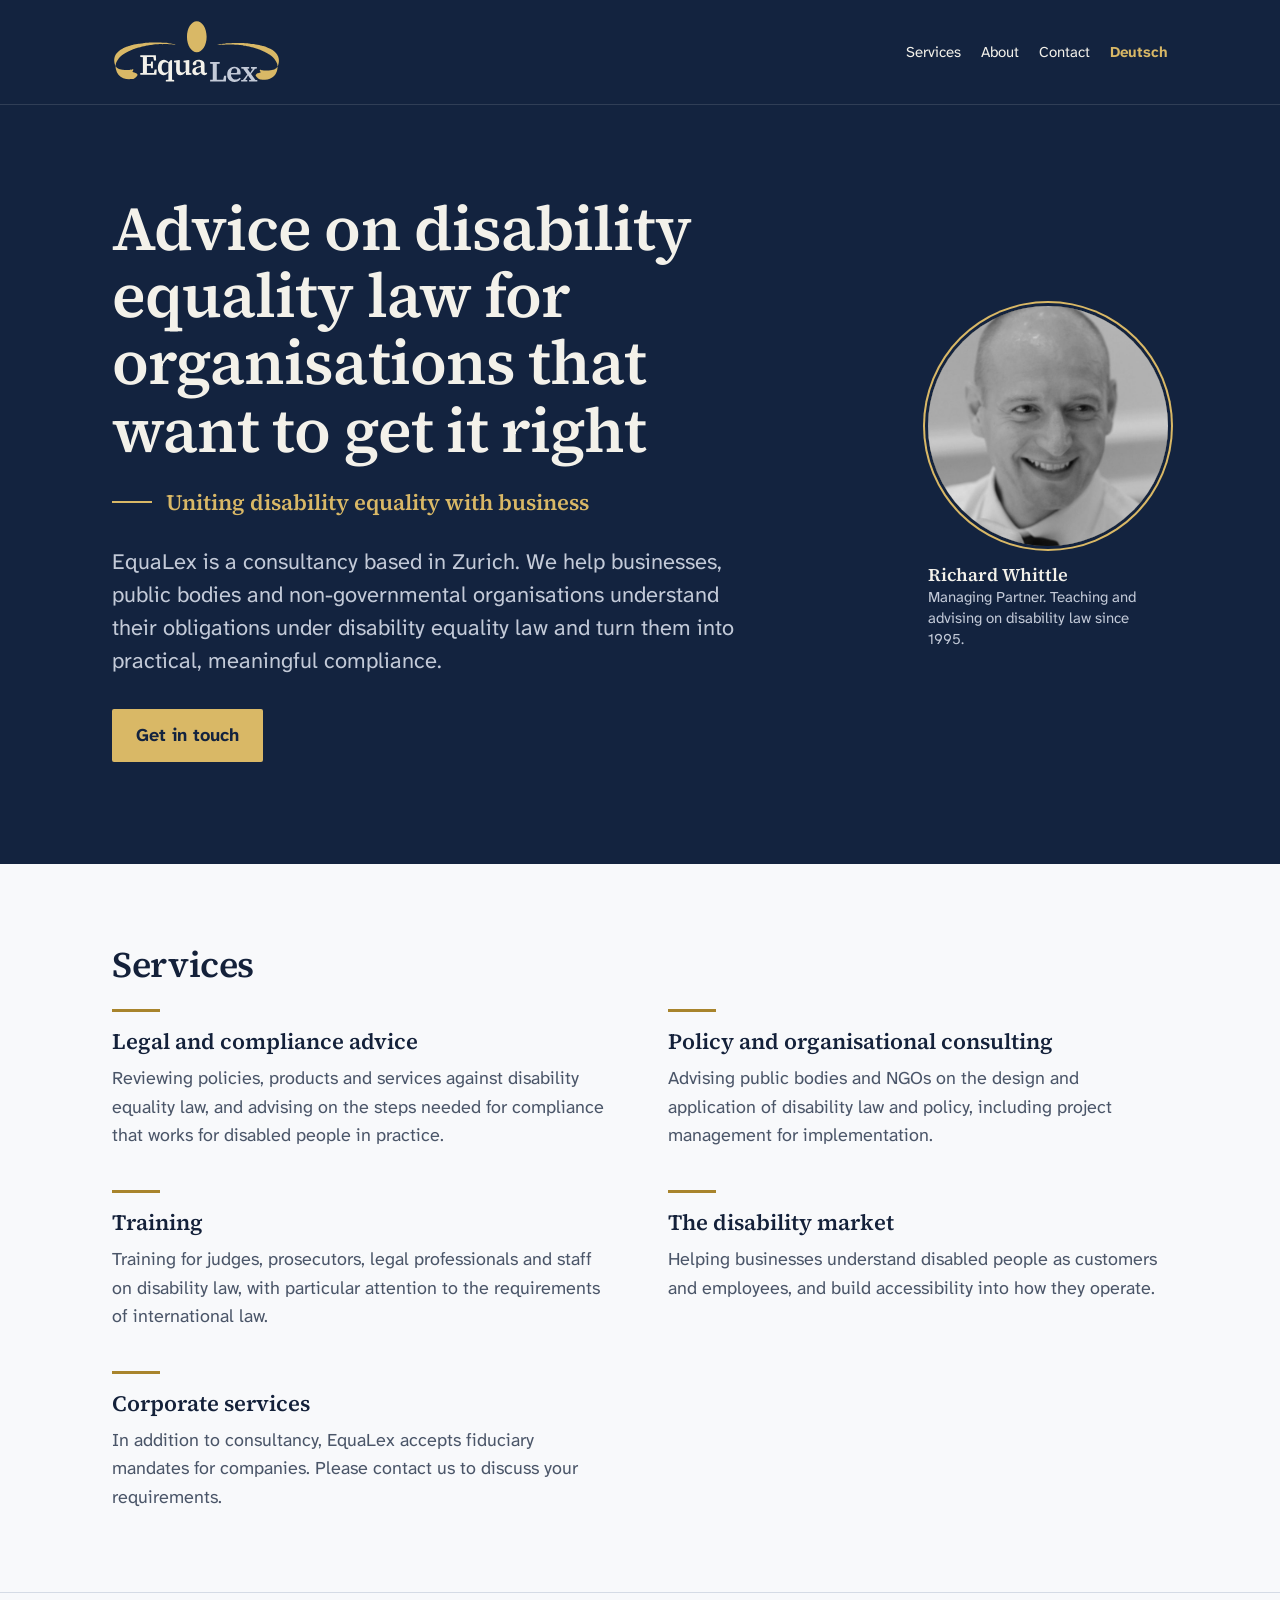
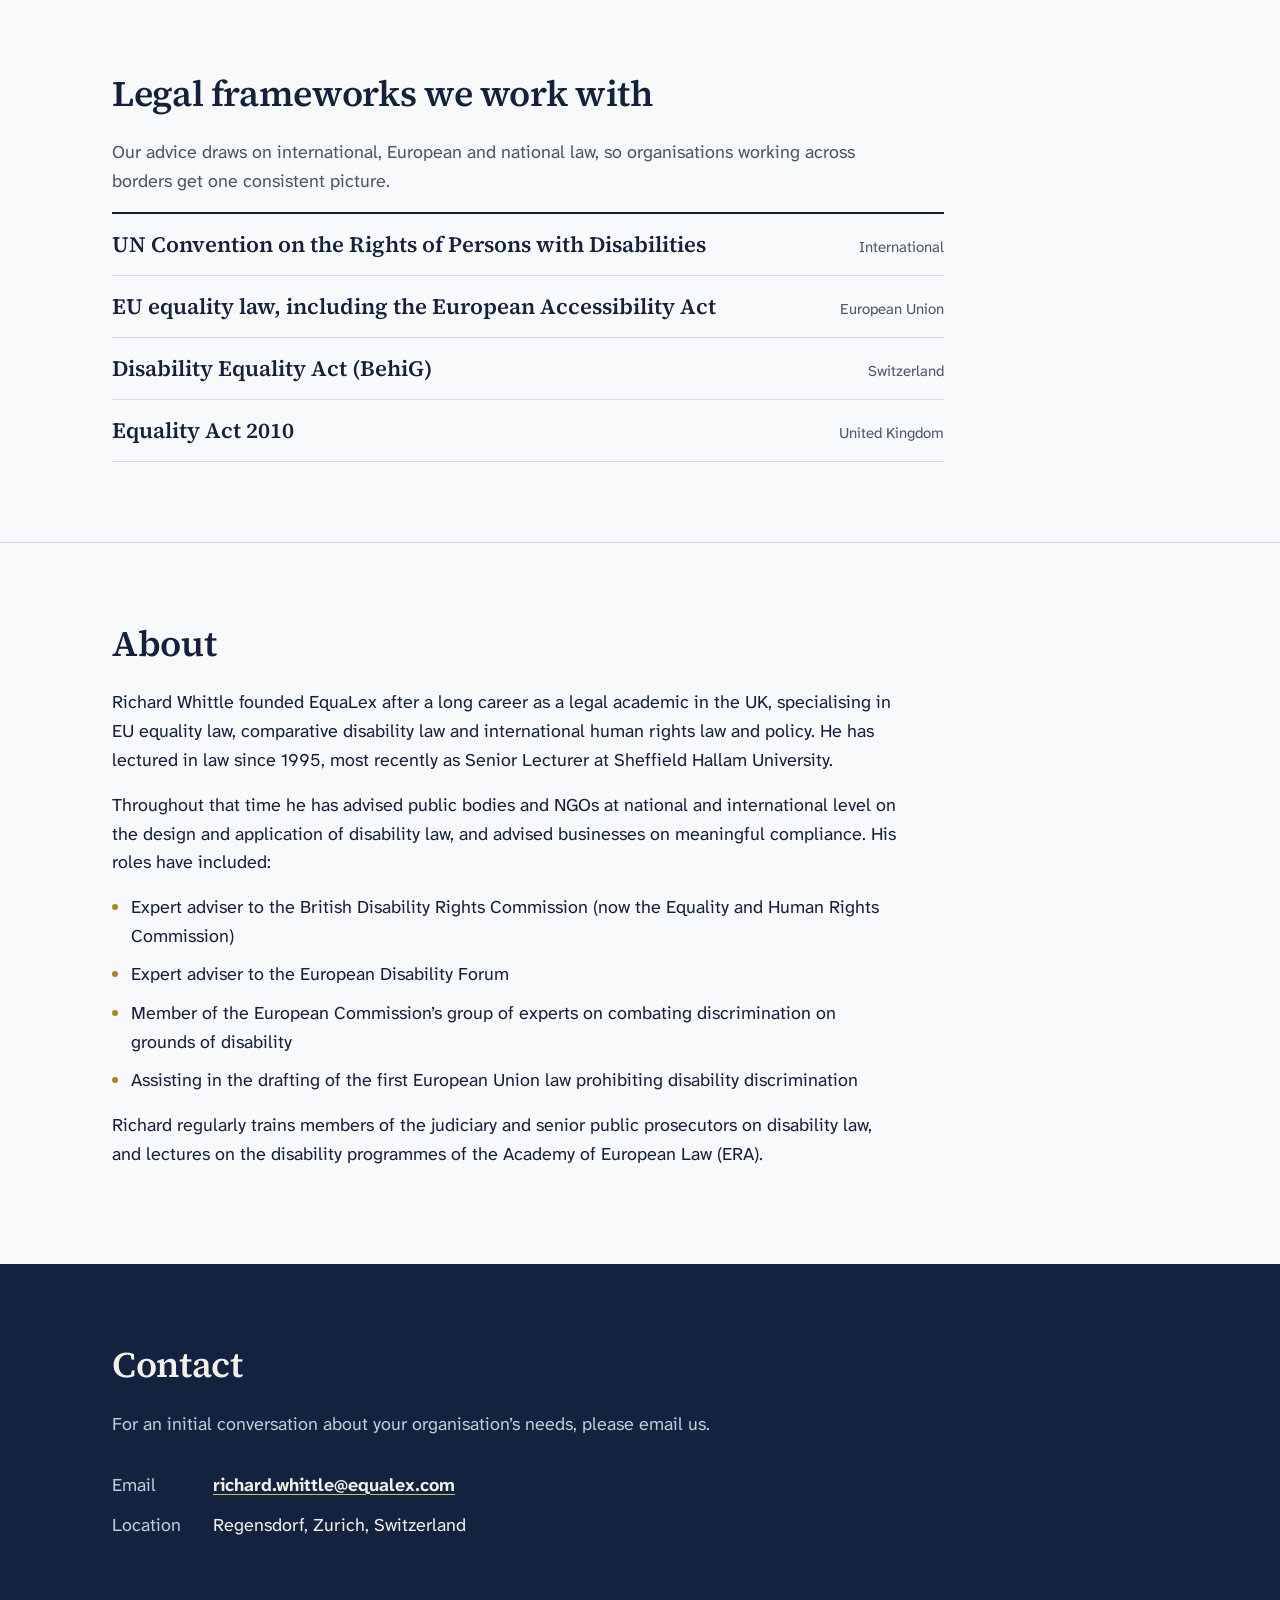
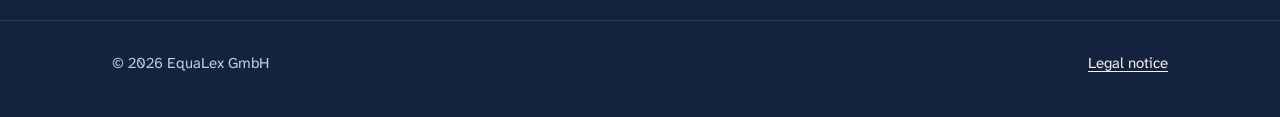
<file: index.html>
<!doctype html>
<html lang="en">
<head>
<meta charset="utf-8">
<meta name="viewport" content="width=device-width, initial-scale=1, viewport-fit=cover">
<title>EquaLex – Disability equality law consultancy</title>
<meta name="description" content="EquaLex is a Swiss consultancy advising businesses, public bodies and NGOs on disability equality law and policy.">
<meta name="theme-color" content="#13233f">
<link rel="alternate" hreflang="en" href="https://equalex.com/">
<link rel="alternate" hreflang="de" href="https://equalex.com/de/">
<link rel="alternate" hreflang="x-default" href="https://equalex.com/">
<link rel="icon" href="assets/favicon.svg" type="image/svg+xml">
<link rel="preload" href="assets/fonts/source-serif-4-latin-600-normal.woff2" as="font" type="font/woff2" crossorigin>
<link rel="stylesheet" href="assets/style.css?v=0de61bb1">
</head>
<body>
<a class="skip" href="#main">Skip to content</a>
<div class="band">
<header class="site-header">
  <div class="wrap">
    <a class="brand" href="./" aria-label="EquaLex – home"><svg class="logo" viewBox="2 4 396 140" aria-hidden="true" focusable="false"><path class="logo-figure" d="M187.50 6.50 C199.38 6.50 209.00 21.70 209.00 40.45 C209.00 59.20 199.38 74.40 187.50 74.40 C175.63 74.40 166.00 59.20 166.00 40.45 C166.00 21.70 175.63 6.50 187.50 6.50Z M337.00 134.50 C340.80 134.25 343.99 133.61 347.31 132.44 C354.56 129.88 359.92 124.31 362.48 116.69 C363.40 113.95 364.27 108.89 364.08 107.37 C363.91 106.09 363.62 106.09 362.95 107.37 C362.14 108.92 360.98 109.96 358.75 111.16 C356.52 112.36 352.62 113.56 349.50 114.00 C346.52 114.42 339.60 114.54 333.95 114.27 C330.52 114.11 329.95 114.02 328.78 113.52 C326.94 112.72 325.94 112.67 325.41 113.36 C325.04 113.85 325.29 114.59 326.73 117.30 C326.95 117.70 327.12 118.16 327.12 118.32 C327.12 118.75 326.50 119.20 325.78 119.30 C324.53 119.46 321.53 120.24 320.34 120.71 C319.61 121.00 318.75 121.46 318.17 121.88 C316.25 123.26 315.84 124.69 316.78 126.67 C317.50 128.17 320.14 130.77 322.55 132.36 C324.57 133.69 324.85 133.79 327.68 134.14 C331.03 134.56 334.19 134.69 337.00 134.50Z M45.44 133.24 C48.80 132.86 49.29 132.73 50.59 131.92 C52.62 130.65 53.63 129.84 55.20 128.22 C57.11 126.26 57.69 125.26 57.69 123.86 C57.69 121.63 55.28 119.90 50.64 118.80 C49.65 118.57 48.56 118.34 48.22 118.30 C47.50 118.20 46.88 117.75 46.88 117.32 C46.88 117.16 47.05 116.70 47.27 116.30 C48.71 113.59 48.96 112.85 48.59 112.36 C48.06 111.67 47.06 111.72 45.22 112.52 C44.05 113.02 43.48 113.11 40.05 113.27 C34.40 113.54 27.48 113.42 24.50 113.00 C21.38 112.56 17.48 111.36 15.25 110.16 C13.02 108.96 11.86 107.92 11.05 106.37 C9.73 103.86 9.49 106.61 10.57 111.94 C12.50 121.53 18.21 128.44 26.69 131.44 C32.33 133.44 38.48 134.03 45.44 133.24Z M364.69 104.97 C365.15 103.94 365.78 102.03 365.95 101.16 C366.05 100.63 366.24 99.83 366.38 99.38 C366.70 98.36 366.94 96.73 367.13 94.31 C367.31 92.01 366.99 88.68 366.44 87.10 C366.26 86.60 366.03 85.85 365.92 85.44 C365.56 84.02 364.28 81.29 363.17 79.56 C360.20 74.91 355.58 71.06 348.27 67.14 C347.36 66.65 346.59 66.25 346.56 66.25 C346.54 66.25 346.05 66.03 345.48 65.76 C343.31 64.75 341.92 64.14 341.44 64.00 C341.16 63.91 340.74 63.74 340.50 63.62 C339.79 63.27 334.43 61.51 332.85 61.11 C332.04 60.91 331.22 60.69 331.03 60.61 C330.84 60.54 330.12 60.35 329.44 60.19 C328.75 60.03 327.74 59.79 327.19 59.65 C323.53 58.74 316.55 57.39 313.73 57.05 C312.93 56.95 311.86 56.79 311.35 56.68 C310.52 56.50 308.30 56.21 303.81 55.69 C302.92 55.58 301.37 55.39 300.38 55.25 C299.38 55.12 297.44 54.95 296.06 54.87 C293.21 54.71 290.88 54.46 290.27 54.24 C289.98 54.14 289.62 54.13 289.08 54.20 C288.66 54.26 285.42 54.32 281.88 54.32 C271.21 54.34 264.10 54.48 262.69 54.69 C261.95 54.80 259.55 54.92 256.88 55.00 C251.96 55.13 250.89 55.23 248.95 55.69 C248.25 55.86 246.84 56.08 245.81 56.18 C244.78 56.29 243.63 56.46 243.25 56.56 C242.42 56.78 240.42 57.08 238.59 57.25 C237.84 57.31 236.88 57.48 236.46 57.61 C236.03 57.74 235.23 57.92 234.68 58.00 C234.14 58.08 233.49 58.23 233.25 58.33 C232.83 58.51 232.82 58.52 233.06 58.70 C233.51 59.03 235.11 58.98 237.07 58.55 C238.71 58.20 242.18 57.99 247.25 57.93 C249.07 57.91 251.60 57.80 252.86 57.69 C254.87 57.51 255.43 57.51 257.36 57.65 C259.52 57.81 263.26 57.84 264.22 57.71 C264.49 57.67 265.49 57.69 266.45 57.76 C267.40 57.83 269.40 57.93 270.88 57.99 C272.35 58.05 274.52 58.19 275.69 58.29 C279.66 58.65 280.81 58.76 282.62 58.94 C284.59 59.13 288.21 59.68 288.81 59.89 C289.02 59.96 289.79 60.07 290.52 60.13 C291.25 60.20 292.49 60.39 293.27 60.55 C294.05 60.72 295.02 60.89 295.44 60.94 C295.85 60.99 296.65 61.13 297.22 61.26 C297.79 61.39 298.66 61.56 299.16 61.63 C300.85 61.88 303.31 62.39 305.56 62.96 C306.80 63.27 308.35 63.65 309.00 63.81 C309.65 63.96 310.61 64.21 311.12 64.35 C311.64 64.50 312.99 64.87 314.12 65.17 C315.26 65.48 316.75 65.92 317.44 66.17 C320.58 67.28 321.72 67.68 323.88 68.42 C325.15 68.86 326.98 69.57 327.94 70.00 C328.90 70.42 330.10 70.94 330.59 71.13 C331.09 71.33 331.63 71.58 331.79 71.68 C331.95 71.79 332.39 71.98 332.78 72.12 C335.00 72.88 343.94 77.72 346.31 79.44 C352.04 83.60 355.64 86.86 358.12 90.15 C359.65 92.18 362.61 97.56 363.00 99.00 C363.08 99.31 363.28 99.96 363.44 100.44 C363.67 101.10 363.77 101.80 363.86 103.22 C363.92 104.26 364.01 105.17 364.06 105.24 C364.22 105.50 364.51 105.37 364.69 104.97Z M9.94 104.24 C9.99 104.17 10.08 103.26 10.14 102.22 C10.23 100.80 10.33 100.10 10.56 99.44 C10.72 98.96 10.92 98.31 11.00 98.00 C11.39 96.56 14.35 91.18 15.88 89.15 C18.36 85.86 21.96 82.60 27.69 78.44 C30.06 76.72 39.00 71.88 41.22 71.12 C41.61 70.98 42.05 70.79 42.21 70.68 C42.37 70.58 42.91 70.33 43.41 70.13 C43.90 69.94 45.10 69.42 46.06 69.00 C47.02 68.57 48.85 67.86 50.12 67.42 C52.28 66.68 53.42 66.28 56.56 65.17 C57.25 64.92 58.74 64.48 59.88 64.17 C61.01 63.87 62.36 63.50 62.88 63.35 C63.39 63.21 64.35 62.96 65.00 62.81 C65.65 62.65 67.20 62.27 68.44 61.96 C70.69 61.39 73.15 60.88 74.84 60.63 C75.34 60.56 76.21 60.39 76.78 60.26 C77.35 60.13 78.15 59.99 78.56 59.94 C78.97 59.89 79.95 59.72 80.73 59.55 C81.51 59.39 82.75 59.20 83.48 59.13 C84.21 59.07 84.98 58.96 85.19 58.89 C85.79 58.68 89.41 58.13 91.38 57.94 C93.19 57.76 94.34 57.65 98.31 57.29 C99.48 57.19 101.65 57.05 103.12 56.99 C104.60 56.93 106.60 56.83 107.55 56.76 C108.51 56.69 109.51 56.67 109.78 56.71 C110.74 56.84 114.48 56.81 116.64 56.65 C118.57 56.51 119.13 56.51 121.14 56.69 C122.40 56.80 124.93 56.91 126.75 56.93 C131.82 56.99 135.29 57.20 136.93 57.55 C138.89 57.98 140.49 58.03 140.94 57.70 C141.18 57.52 141.17 57.51 140.75 57.33 C140.51 57.23 139.86 57.08 139.32 57.00 C138.77 56.92 137.97 56.74 137.54 56.61 C137.12 56.48 136.16 56.31 135.41 56.25 C133.58 56.08 131.58 55.78 130.75 55.56 C130.37 55.46 129.22 55.29 128.19 55.18 C127.16 55.08 125.75 54.86 125.05 54.69 C123.11 54.23 122.04 54.13 117.12 54.00 C114.45 53.92 112.05 53.80 111.31 53.69 C109.90 53.48 102.79 53.34 92.12 53.32 C88.58 53.32 85.34 53.26 84.92 53.20 C84.38 53.13 84.02 53.14 83.73 53.24 C83.12 53.46 80.79 53.71 77.94 53.87 C76.56 53.95 74.62 54.12 73.62 54.25 C72.63 54.39 71.08 54.58 70.19 54.69 C65.70 55.21 63.48 55.50 62.65 55.68 C62.14 55.79 61.07 55.95 60.27 56.05 C57.45 56.39 50.47 57.74 46.81 58.65 C46.26 58.79 45.25 59.03 44.56 59.19 C43.88 59.35 43.16 59.54 42.97 59.61 C42.78 59.69 41.96 59.91 41.15 60.11 C39.57 60.51 34.21 62.27 33.50 62.62 C33.26 62.74 32.84 62.91 32.56 63.00 C32.08 63.14 30.69 63.75 28.52 64.76 C27.95 65.03 27.46 65.25 27.44 65.25 C27.41 65.25 26.64 65.65 25.73 66.14 C18.42 70.06 13.80 73.91 10.83 78.56 C9.72 80.29 8.44 83.02 8.08 84.44 C7.97 84.85 7.74 85.60 7.56 86.10 C7.01 87.68 6.69 91.01 6.87 93.31 C7.06 95.73 7.30 97.36 7.62 98.38 C7.76 98.83 7.95 99.63 8.05 100.16 C8.22 101.03 8.85 102.94 9.31 103.97 C9.49 104.37 9.78 104.50 9.94 104.24Z"/><path class="logo-equa" d="M63.81107281344248 123.8V120.076604911676L72.28500646273159 119.56303317535544H73.24795346833261V123.8ZM69.52455838000861 123.8Q69.58875484704869 120.52598018095648 69.58875484704869 117.28405859543301Q69.58875484704869 114.04213700990952 69.58875484704869 110.73601895734598Q69.58875484704869 107.42990090478241 69.58875484704869 104.1558810857389V100.81766479965532Q69.58875484704869 97.5436449806118 69.58875484704869 94.26962516156829Q69.58875484704869 90.99560534252477 69.58875484704869 87.72158552348125Q69.58875484704869 84.44756570443774 69.52455838000861 81.17354588539422H78.4478672985782Q78.4478672985782 84.38336923739766 78.41576906505816 87.65738905644118Q78.38367083153813 90.93140887548469 78.38367083153813 94.20542869452821Q78.38367083153813 97.47944851357173 78.38367083153813 100.81766479965532V103.83489875053856Q78.38367083153813 107.23731150366221 78.38367083153813 110.57552778974579Q78.38367083153813 113.91374407582938 78.41576906505816 117.21986212839293Q78.4478672985782 120.52598018095648 78.4478672985782 123.8ZM74.14670400689359 123.8V119.94821197759586H95.71671693235675L93.14885825075399 122.25928479103834L95.26734166307627 112.11624299870745H99.76109435588108L99.24752261956053 123.8ZM73.95411460577337 103.89909521757863V100.11150366221456H89.10448082722965V103.89909521757863ZM87.69215855234813 109.29159844894441 86.5366221456269 102.67936234381732V101.13864713485566L87.69215855234813 94.71900043084877H91.47975010771219V109.29159844894441ZM63.81107281344248 84.89694097371822V81.17354588539422H73.24795346833261V85.41051271003877H72.28500646273159ZM93.98341232227489 92.53632055148643 91.86492890995261 82.71426109435588 94.49698405859544 85.02533390779836H74.14670400689359V81.17354588539422H97.96359327875916L98.47716501507972 92.53632055148643ZM119.7903920723826 138.50099095217578V135.03438173201206L127.30137871607067 134.39241706161138H131.02477380439467L137.9579922447221 135.03438173201206V138.50099095217578ZM115.29663937957778 124.69875053856096Q111.57324429125379 124.69875053856096 108.58810857389058 122.74075829383887Q105.60297285652737 120.78276604911676 103.93386471348558 117.0914691943128Q102.26475657044378 113.40017233950883 102.26475657044378 108.13606204222317Q102.26475657044378 102.80775527789746 104.06225764756572 99.0201637225334Q105.85975872468765 95.23257216716932 108.973287376131 93.21038345540714Q112.08681602757433 91.18819474364497 115.93860404997847 91.18819474364497Q118.18548039638088 91.18819474364497 119.91878500646274 91.89435588108573Q121.6520896165446 92.60051701852649 123.00021542438606 93.94864282636794Q124.3483412322275 95.29676863420939 125.56807410598881 97.09426971133132H127.75075398535115L127.42977165015081 101.39543300301594Q125.05450236966826 98.69918138733304 123.09651012494615 97.4473502800517Q121.13851788022406 96.19551917277036 118.7632485997415 96.19551917277036Q116.45217578629902 96.19551917277036 114.6546747091771 97.4473502800517Q112.85717363205517 98.69918138733304 111.79793192589403 101.29913830245584Q110.73869021973289 103.89909521757863 110.73869021973289 107.94347264110297Q110.73869021973289 111.92365359758725 111.76583369237399 114.45941404566997Q112.79297716501509 116.99517449375269 114.59047824213702 118.214907367514Q116.38797931925896 119.4346402412753 118.69905213270144 119.4346402412753Q121.33110728134426 119.4346402412753 123.28909952606637 117.99021973287375Q125.24709177078847 116.5457992244722 127.30137871607067 113.91374407582938L127.62236105127101 118.15071090047392H125.24709177078847Q124.09155536406723 120.14080137871606 122.77552778974581 121.58522188711763Q121.4595002154244 123.02964239551918 119.66199913830246 123.86419646704007Q117.86449806118054 124.69875053856096 115.29663937957778 124.69875053856096ZM125.24709177078847 138.50099095217578Q125.31128823782853 136.38250753985352 125.31128823782853 134.23192589401123Q125.31128823782853 132.0813442481689 125.34338647134857 129.93076260232658Q125.3754847048686 127.78018095648427 125.3754847048686 125.661697544162L125.63227057302888 118.34330030159414L125.24709177078847 117.89392503231366V97.09426971133132L125.50387763894875 97.03007324429124L130.70379146919433 91.50917707884531L133.4000430848772 91.83015941404567L133.33584661783715 99.98311072813442V125.40491167600172Q133.33584661783715 127.58759155536407 133.33584661783715 129.7702714347264Q133.33584661783715 131.95295131408875 133.36794485135718 134.1356311934511Q133.4000430848772 136.31831107281343 133.4000430848772 138.50099095217578ZM151.6318397242568 124.69875053856096Q147.138087031452 124.69875053856096 144.69862128392936 121.97040068935803Q142.25915553640672 119.2420508401551 142.25915553640672 113.40017233950883L142.45174493752694 95.16837570012925L144.57022834984923 97.67203791469194L137.63700990952177 96.19551917277036V93.17828522188711L148.5504093063335 91.76596294700559L150.47630331753555 92.15114174924601L150.34791038345543 100.36828953037484V112.37302886686773Q150.34791038345543 115.77544161999138 151.5355450236967 117.21986212839293Q152.72317966393797 118.66428263679448 155.1626454114606 118.66428263679448Q156.70336062042225 118.66428263679448 158.27617406290392 118.1186126669539Q159.84898750538562 117.5729426971133 161.38970271434727 116.57789745799224Q162.93041792330894 115.58285221887117 164.40693666523052 114.23472641102973L164.98470486859114 117.3803532959931H163.05881085738906Q161.71068504954764 119.56303317535544 159.97738043946578 121.2000430848772Q158.24407582938392 122.83705299439896 156.1897888841017 123.76790176647995Q154.1355019388195 124.69875053856096 151.6318397242568 124.69875053856096ZM164.08595433003018 124.37776820336062 163.37979319258943 117.05937096079276 163.05881085738906 116.99517449375269 163.12300732442915 97.09426971133132 158.4366652305041 96.19551917277036V93.24248168892719L169.2216716932357 91.76596294700559L171.21176217147783 92.15114174924601L171.08336923739768 100.36828953037484V119.75562257647566L175.64131839724257 120.65437311503662V123.8ZM186.3621283929341 124.76294700560103Q182.6387333046101 124.76294700560103 180.10297285652737 122.58026712623868Q177.56721240844465 120.39758724687634 177.56721240844465 116.353209823352Q177.56721240844465 113.97794054286945 178.6264541146058 112.08414476518742Q179.68569582076694 110.19034898750539 182.18935803532963 108.71383024558381Q184.6930202498923 107.23731150366221 188.92998707453685 106.14597156398104Q190.72748815165878 105.63239982766049 192.46079276174066 105.18302455838Q194.19409737182252 104.73364928909952 195.92740198190438 104.252175786299Q197.66070659198624 103.77070228349848 199.3940112020681 103.38552348125808V106.08177509694097Q197.2755277897458 106.72373976734166 195.12494614390351 107.39780267126238Q192.9743644980612 108.07186557518311 190.85588108573893 108.7138302455838Q188.67320120637658 109.35579491598449 187.45346833261527 110.28664368806548Q186.23373545885397 111.21749246014649 185.75226195605345 112.34093063334768Q185.27078845325292 113.46436880654889 185.27078845325292 114.81249461439035Q185.27078845325292 117.05937096079276 186.6510124946144 118.3112020680741Q188.0312365359759 119.56303317535544 190.34230934941837 119.56303317535544Q191.62623869021974 119.56303317535544 192.78177509694098 119.08155967255493Q193.93731150366224 118.60008616975442 195.22124084446364 117.70133563119344Q196.505170185265 116.80258509263248 198.23847479534686 115.39026281775097L198.62365359758726 118.92106850495476H196.0557949159845Q194.8360620422232 120.52598018095648 193.55213270142184 121.84200775527789Q192.26820336062045 123.1580353295993 190.56699698405862 123.96049116760017Q188.8657906074968 124.76294700560103 186.3621283929341 124.76294700560103ZM203.63097802671265 124.6345540715209Q200.48535114174928 124.6345540715209 198.68785006462736 122.86915122791899Q196.8903489875054 121.1037483843171 196.63356311934513 117.76553209823352L196.4409737182249 117.63713916415338V102.03739767341662Q196.4409737182249 99.21275312365358 195.7669108143042 97.60784144765186Q195.09284791038348 96.00292977165014 193.712623869022 95.32886686772942Q192.3323998276605 94.65480396380869 190.21391641533825 94.65480396380869Q188.67320120637658 94.65480396380869 187.22878069797503 94.91158983196897Q185.78436018957348 95.16837570012925 184.24364498061183 95.74614390348987L187.26087893149506 92.9856958207669L186.5547177940543 98.3781990521327Q186.3621283929341 100.94605773373546 185.20659198621286 102.1015941404567Q184.05105557949162 103.25713054717794 182.38194743644982 103.25713054717794Q180.64864282636796 103.25713054717794 179.71779405428697 102.39047824213701Q178.78694528220598 101.52382593709608 178.4659629470056 100.17570012925462Q179.17212408444638 96.00292977165014 182.86342093925035 93.59556225764756Q186.5547177940543 91.18819474364497 192.52498922878073 91.18819474364497Q196.37677725118485 91.18819474364497 199.00883239982767 92.34373115036621Q201.64088754847052 93.49926755708745 203.021111589832 96.00292977165014Q204.40133563119346 98.50659198621284 204.40133563119346 102.61516587677724V116.86678155967255Q204.40133563119346 118.4074967686342 204.97910383455408 119.11365790607496Q205.5568720379147 119.81981904351572 206.64821197759588 119.81981904351572Q207.35437311503665 119.81981904351572 207.9642395519173 119.56303317535546Q208.57410598879795 119.30624730719518 209.0876777251185 118.92106850495476L210.24321413183975 121.23214131839724Q209.21607065919864 122.7728565273589 207.54696251615684 123.70370529943989Q205.87785437311504 124.6345540715209 203.63097802671265 124.6345540715209Z"/><path class="logo-lex" d="M216.66286083584663 138.7V134.976604911676L225.13679448513574 134.46303317535543H226.09974149073676V138.7ZM222.37634640241276 138.7Q222.44054286945283 135.4259801809565 222.44054286945283 132.15196036191298Q222.44054286945283 128.87794054286945 222.44054286945283 125.668117190866Q222.44054286945283 122.45829383886255 222.44054286945283 119.37686342093923V115.71766479965531Q222.44054286945283 112.37944851357173 222.44054286945283 109.10542869452821Q222.44054286945283 105.8314088754847 222.44054286945283 102.55738905644118Q222.44054286945283 99.28336923739766 222.37634640241276 96.07354588539421H231.29965532098234Q231.29965532098234 99.34756570443773 231.2675570874623 102.58948728996121Q231.23545885394228 105.8314088754847 231.23545885394228 109.10542869452821Q231.23545885394228 112.37944851357173 231.23545885394228 115.71766479965531V119.63364928909951Q231.23545885394228 122.58668677294268 231.23545885394228 125.7644118914261Q231.23545885394228 128.94213700990952 231.2675570874623 132.184058595433Q231.29965532098234 135.4259801809565 231.29965532098234 138.7ZM226.99849202929772 138.7V134.78401551055578H247.47716501507972L244.8451098664369 137.09508832399825L247.22037914691944 125.79651012494614H251.77832830676434L251.20056010340372 138.7ZM216.66286083584663 99.79694097371821V96.07354588539421H237.65510555794918V99.79694097371821L228.60340370529946 100.31051271003876H225.13679448513574ZM270.1385178802241 139.59875053856095Q265.19538991813874 139.59875053856095 261.5361912968548 137.6086600603188Q257.8769926755709 135.61856958207667 255.91900043084877 131.95937096079274Q253.9610081861267 128.30017233950883 253.9610081861267 123.1644549763033Q253.9610081861267 118.02873761309779 255.9831968978889 114.17694959069365Q258.00538560965106 110.32516156828952 261.6003877638949 108.20667815596724Q265.19538991813874 106.08819474364498 269.75333907798364 106.08819474364498Q273.86191296854804 106.08819474364498 276.9112451529513 107.6931064196467Q279.9605773373546 109.29801809564842 281.6296854803964 112.21895734597155Q283.2987936234382 115.13989659629469 283.2987936234382 119.12007755277897Q283.2987936234382 120.40400689358034 283.1704006893581 121.46324859974148Q283.04200775527795 122.52249030590261 282.8494183541577 123.3570443774235H258.904136148212V120.14722102542007H273.66932356742785Q274.9532529082292 119.63364928909951 275.3705299439897 118.76699698405858Q275.78780697975014 117.90034467901765 275.78780697975014 116.48802240413613Q275.78780697975014 114.24114605773372 275.04954760878934 112.70043084877207Q274.31128823782853 111.15971563981041 272.9631624299871 110.35725980180956Q271.6150366221457 109.5548039638087 269.6891426109436 109.5548039638087Q267.57065919862134 109.5548039638087 265.90155105557955 110.83873330461007Q264.23244291253775 112.12266264541145 263.2373976734167 114.88311072813441Q262.2423524342956 117.64355881085737 262.2423524342956 122.20150797070227Q262.2423524342956 126.18168892718654 263.558380008617 128.87794054286945Q264.87440758293843 131.57419215855234 267.1533821628609 132.95441619991382Q269.4323567427833 134.3346402412753 272.3853942266265 134.3346402412753Q275.53102111158984 134.3346402412753 277.61740629039207 133.24330030159413Q279.70379146919436 132.15196036191296 281.3087031451961 130.29026281775094L283.61977595863857 132.15196036191296Q282.2716501507971 134.3346402412753 280.44205084015516 136.03584661783714Q278.6124515295132 137.73705299439897 276.1087893149505 138.66790176647996Q273.6051271003878 139.59875053856095 270.1385178802241 139.59875053856095ZM284.5185264971995 138.7V135.29758724687633L290.36040499784576 134.84821197759584H292.47888841016805L297.9355881085739 135.29758724687633V138.7ZM285.930848772081 138.63580353295993 299.92567858681605 120.46820336062041 302.36514433433865 123.29284791038344H300.6318397242568L296.13808703145196 131.18901335631193L291.25915553640675 138.63580353295993ZM301.9799655320983 138.7V135.29758724687633L309.04157690650584 134.65562257647565H313.0217578629901L319.8907798362775 135.29758724687633V138.7ZM304.29103834554076 124.25579491598448 302.04416199913834 121.49534683326151H303.58487720809995L308.0144334338647 113.98436018957345L312.70077552778974 107.11533821628606H317.83649289099526ZM308.9773804394658 138.7 298.89853511417493 124.31999138302454 286.12343817320124 106.92274881516586H295.36772942697115L304.9971994829815 120.53239982766047L318.478457561396 138.7ZM284.77531236535975 110.26096510124944V106.92274881516586H302.1083584661784V110.26096510124944L295.68871176217147 111.09551917277034H291.58013787160706ZM306.0885394226627 110.26096510124944V106.92274881516586H318.92783283067644V110.26096510124944L313.0859543300302 111.09551917277034H311.4168461869884Z"/></svg></a>
    <nav class="site-nav" aria-label="Main">
      <ul>
        <li><a href="#services">Services</a></li>
        <li><a href="#about">About</a></li>
        <li><a href="#contact">Contact</a></li>
        <li class="lang"><a href="de/" hreflang="de" lang="de">Deutsch</a></li>
      </ul>
    </nav>
  </div>
</header>
<main id="main">
  <div class="wrap hero">
    <div>
      <h1>Advice on disability equality law for organisations that want to get it right</h1>
      <p class="strapline">Uniting disability equality with business</p>
      <p class="intro">EquaLex is a consultancy based in Zurich. We help businesses, public bodies and non-governmental organisations understand their obligations under disability equality law and turn them into practical, meaningful compliance.</p>
      <a class="button" href="#contact">Get in touch</a>
    </div>
    <figure>
      <img src="assets/img/richard-whittle-bw.jpg" alt="Portrait of Richard Whittle" width="600" height="600">
      <figcaption><strong>Richard Whittle</strong>Managing Partner. Teaching and advising on disability law since 1995.</figcaption>
    </figure>
  </div>
</div>

  <section id="services" aria-labelledby="services-h">
    <div class="wrap">
      <h2 id="services-h">Services</h2>
      <ul class="services">
        <li>
          <h3>Legal and compliance advice</h3>
          <p>Reviewing policies, products and services against disability equality law, and advising on the steps needed for compliance that works for disabled people in practice.</p>
        </li>
        <li>
          <h3>Policy and organisational consulting</h3>
          <p>Advising public bodies and NGOs on the design and application of disability law and policy, including project management for implementation.</p>
        </li>
        <li>
          <h3>Training</h3>
          <p>Training for judges, prosecutors, legal professionals and staff on disability law, with particular attention to the requirements of international law.</p>
        </li>
        <li>
          <h3>The disability market</h3>
          <p>Helping businesses understand disabled people as customers and employees, and build accessibility into how they operate.</p>
        </li>
        <li>
          <h3>Corporate services</h3>
          <p>In addition to consultancy, EquaLex accepts fiduciary mandates for companies. Please contact us to discuss your requirements.</p>
        </li>
      </ul>
    </div>
  </section>

  <section aria-labelledby="frameworks-h">
    <div class="wrap">
      <h2 id="frameworks-h">Legal frameworks we work with</h2>
      <p class="lead">Our advice draws on international, European and national law, so organisations working across borders get one consistent picture.</p>
      <ul class="frameworks">
        <li><span class="name">UN Convention on the Rights of Persons with Disabilities</span><span class="scope">International</span></li>
        <li><span class="name">EU equality law, including the European Accessibility Act</span><span class="scope">European Union</span></li>
        <li><span class="name">Disability Equality Act (BehiG)</span><span class="scope">Switzerland</span></li>
        <li><span class="name">Equality Act 2010</span><span class="scope">United Kingdom</span></li>
      </ul>
    </div>
  </section>

  <section id="about" aria-labelledby="about-h">
    <div class="wrap">
      <h2 id="about-h">About</h2>
      <div class="bio">
        <p>Richard Whittle founded EquaLex after a long career as a legal academic in the UK, specialising in EU equality law, comparative disability law and international human rights law and policy. He has lectured in law since 1995, most recently as Senior Lecturer at Sheffield Hallam University.</p>
        <p>Throughout that time he has advised public bodies and NGOs at national and international level on the design and application of disability law, and advised businesses on meaningful compliance. His roles have included:</p>
        <ul>
            <li>Expert adviser to the British Disability Rights Commission (now the Equality and Human Rights Commission)</li>
            <li>Expert adviser to the European Disability Forum</li>
            <li>Member of the European Commission’s group of experts on combating discrimination on grounds of disability</li>
            <li>Assisting in the drafting of the first European Union law prohibiting disability discrimination</li>
        </ul>
        <p>Richard regularly trains members of the judiciary and senior public prosecutors on disability law, and lectures on the disability programmes of the Academy of European Law (ERA).</p>
      </div>
    </div>
  </section>

  <section id="contact" class="contact" aria-labelledby="contact-h">
    <div class="wrap">
      <h2 id="contact-h">Contact</h2>
      <p class="lead">For an initial conversation about your organisation’s needs, please email us.</p>
      <dl>
        <dt>Email</dt>
        <dd><a class="email" href="mailto:richard.whittle@equalex.com">richard.whittle@<wbr>equalex.com</a></dd>
        <dt>Location</dt>
        <dd>Regensdorf, Zurich, Switzerland</dd>
      </dl>
    </div>
  </section>
</main>
<footer class="site-footer">
  <div class="wrap">
    <p>© 2026 EquaLex GmbH</p>
    <p><a href="impressum.html">Legal notice</a></p>
  </div>
</footer>
</body>
</html>
</file>
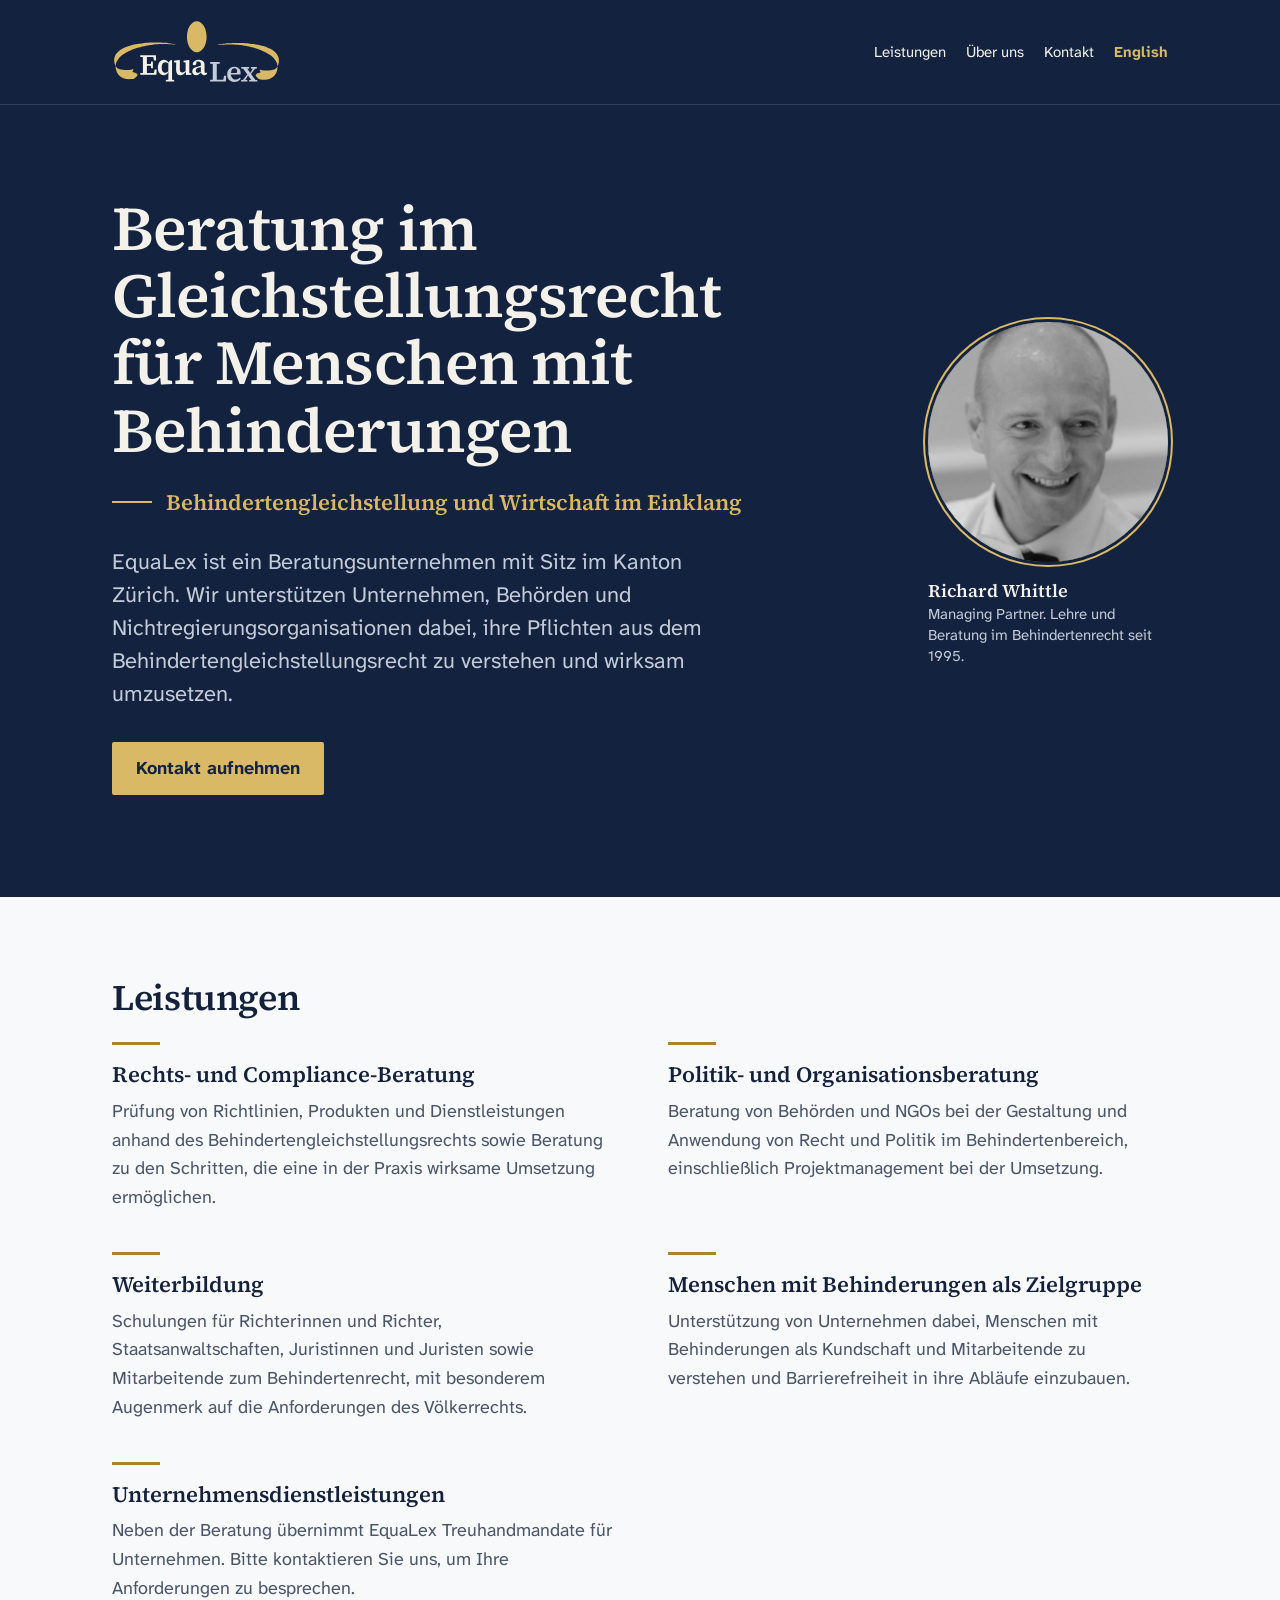
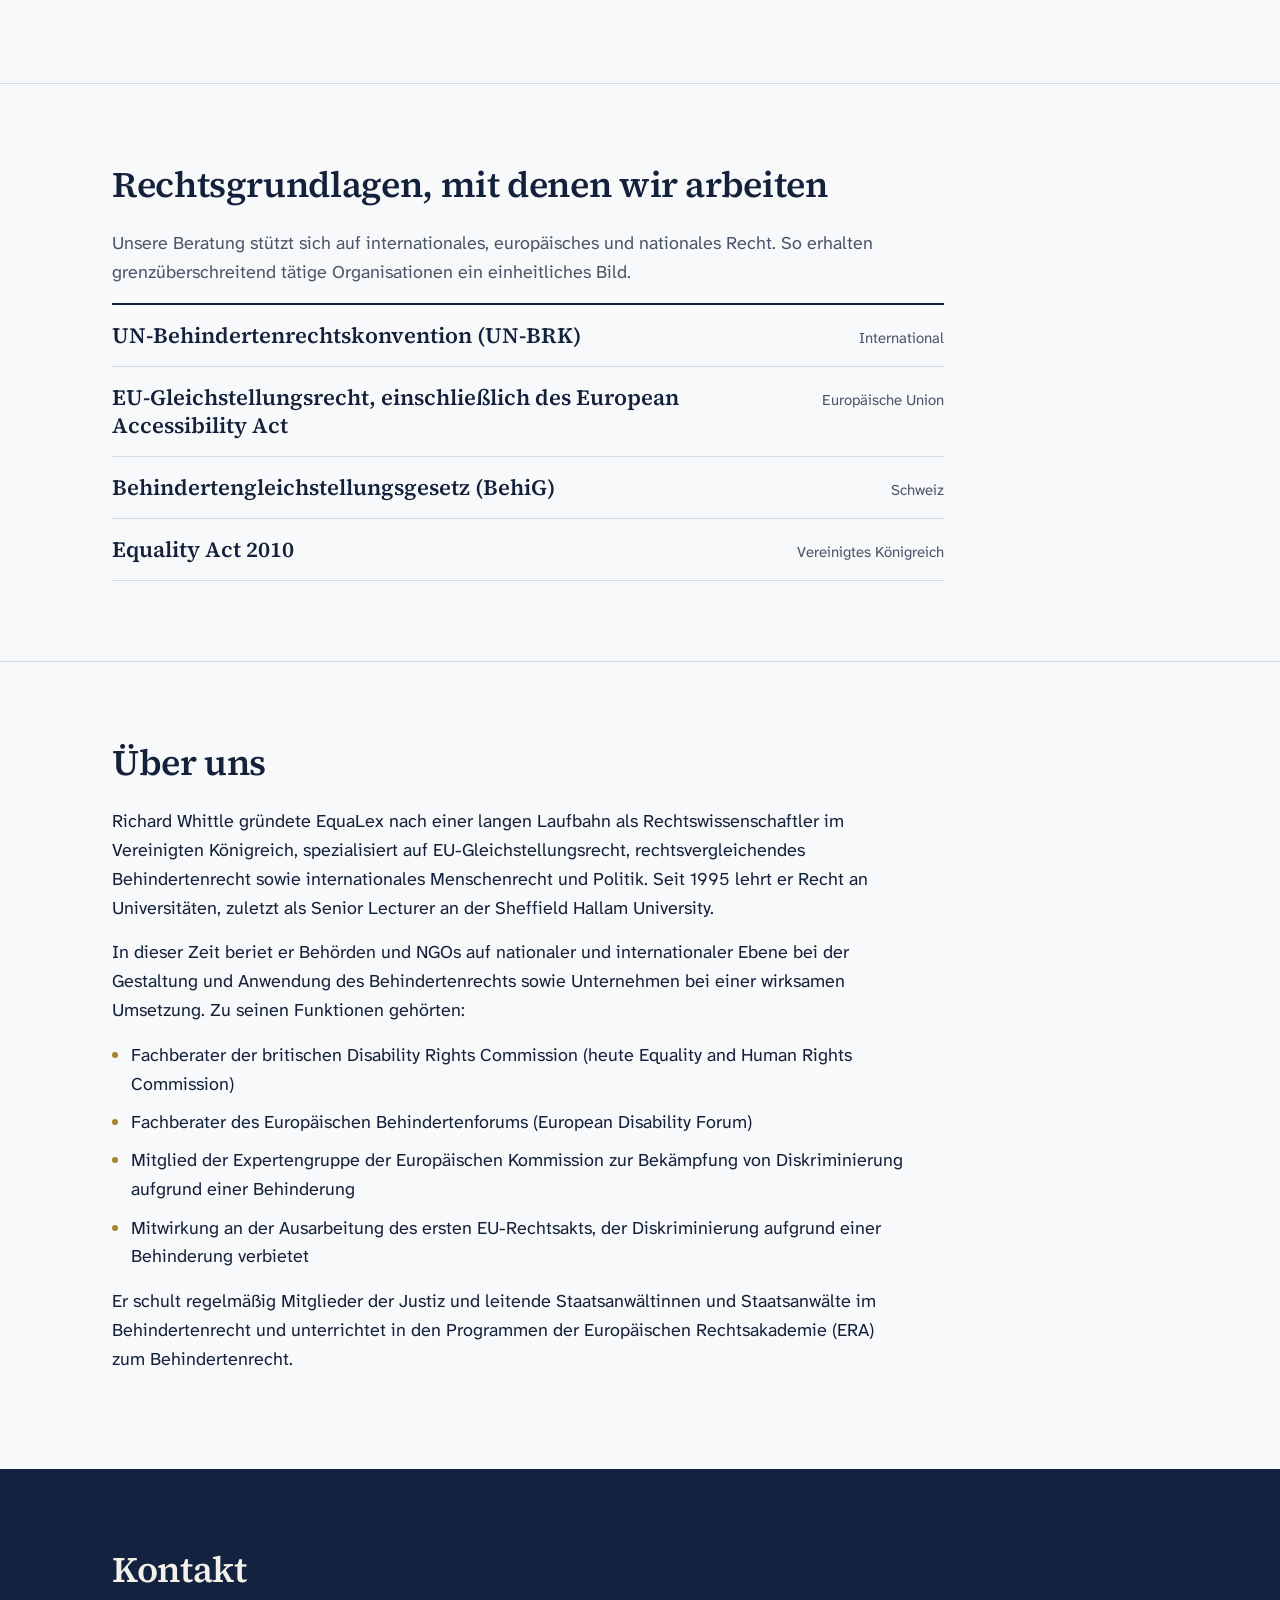
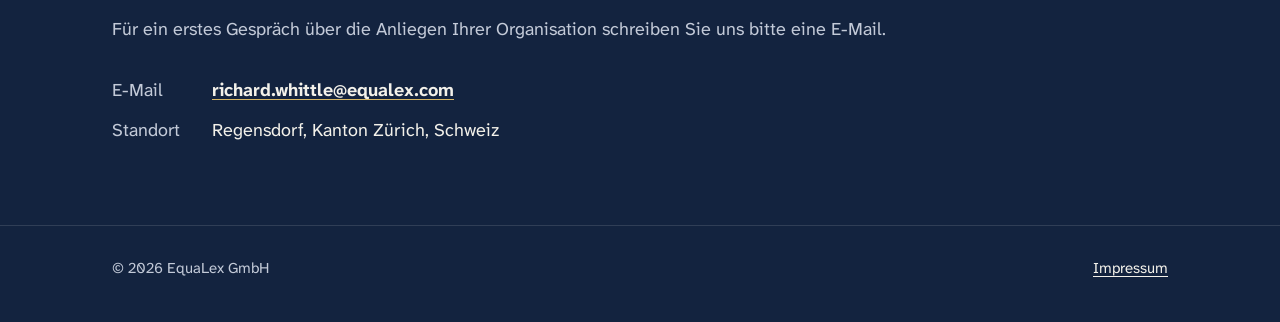
<file: de/index.html>
<!doctype html>
<html lang="de">
<head>
<meta charset="utf-8">
<meta name="viewport" content="width=device-width, initial-scale=1, viewport-fit=cover">
<title>EquaLex – Beratung im Behindertengleichstellungsrecht</title>
<meta name="description" content="EquaLex ist ein Schweizer Beratungsunternehmen für Unternehmen, Behörden und NGOs im Bereich Gleichstellungsrecht für Menschen mit Behinderungen.">
<meta name="theme-color" content="#13233f">
<link rel="alternate" hreflang="en" href="https://equalex.com/">
<link rel="alternate" hreflang="de" href="https://equalex.com/de/">
<link rel="alternate" hreflang="x-default" href="https://equalex.com/">
<link rel="icon" href="../assets/favicon.svg" type="image/svg+xml">
<link rel="preload" href="../assets/fonts/source-serif-4-latin-600-normal.woff2" as="font" type="font/woff2" crossorigin>
<link rel="stylesheet" href="../assets/style.css?v=0de61bb1">
</head>
<body>
<a class="skip" href="#main">Zum Inhalt springen</a>
<div class="band">
<header class="site-header">
  <div class="wrap">
    <a class="brand" href="./" aria-label="EquaLex – Startseite"><svg class="logo" viewBox="2 4 396 140" aria-hidden="true" focusable="false"><path class="logo-figure" d="M187.50 6.50 C199.38 6.50 209.00 21.70 209.00 40.45 C209.00 59.20 199.38 74.40 187.50 74.40 C175.63 74.40 166.00 59.20 166.00 40.45 C166.00 21.70 175.63 6.50 187.50 6.50Z M337.00 134.50 C340.80 134.25 343.99 133.61 347.31 132.44 C354.56 129.88 359.92 124.31 362.48 116.69 C363.40 113.95 364.27 108.89 364.08 107.37 C363.91 106.09 363.62 106.09 362.95 107.37 C362.14 108.92 360.98 109.96 358.75 111.16 C356.52 112.36 352.62 113.56 349.50 114.00 C346.52 114.42 339.60 114.54 333.95 114.27 C330.52 114.11 329.95 114.02 328.78 113.52 C326.94 112.72 325.94 112.67 325.41 113.36 C325.04 113.85 325.29 114.59 326.73 117.30 C326.95 117.70 327.12 118.16 327.12 118.32 C327.12 118.75 326.50 119.20 325.78 119.30 C324.53 119.46 321.53 120.24 320.34 120.71 C319.61 121.00 318.75 121.46 318.17 121.88 C316.25 123.26 315.84 124.69 316.78 126.67 C317.50 128.17 320.14 130.77 322.55 132.36 C324.57 133.69 324.85 133.79 327.68 134.14 C331.03 134.56 334.19 134.69 337.00 134.50Z M45.44 133.24 C48.80 132.86 49.29 132.73 50.59 131.92 C52.62 130.65 53.63 129.84 55.20 128.22 C57.11 126.26 57.69 125.26 57.69 123.86 C57.69 121.63 55.28 119.90 50.64 118.80 C49.65 118.57 48.56 118.34 48.22 118.30 C47.50 118.20 46.88 117.75 46.88 117.32 C46.88 117.16 47.05 116.70 47.27 116.30 C48.71 113.59 48.96 112.85 48.59 112.36 C48.06 111.67 47.06 111.72 45.22 112.52 C44.05 113.02 43.48 113.11 40.05 113.27 C34.40 113.54 27.48 113.42 24.50 113.00 C21.38 112.56 17.48 111.36 15.25 110.16 C13.02 108.96 11.86 107.92 11.05 106.37 C9.73 103.86 9.49 106.61 10.57 111.94 C12.50 121.53 18.21 128.44 26.69 131.44 C32.33 133.44 38.48 134.03 45.44 133.24Z M364.69 104.97 C365.15 103.94 365.78 102.03 365.95 101.16 C366.05 100.63 366.24 99.83 366.38 99.38 C366.70 98.36 366.94 96.73 367.13 94.31 C367.31 92.01 366.99 88.68 366.44 87.10 C366.26 86.60 366.03 85.85 365.92 85.44 C365.56 84.02 364.28 81.29 363.17 79.56 C360.20 74.91 355.58 71.06 348.27 67.14 C347.36 66.65 346.59 66.25 346.56 66.25 C346.54 66.25 346.05 66.03 345.48 65.76 C343.31 64.75 341.92 64.14 341.44 64.00 C341.16 63.91 340.74 63.74 340.50 63.62 C339.79 63.27 334.43 61.51 332.85 61.11 C332.04 60.91 331.22 60.69 331.03 60.61 C330.84 60.54 330.12 60.35 329.44 60.19 C328.75 60.03 327.74 59.79 327.19 59.65 C323.53 58.74 316.55 57.39 313.73 57.05 C312.93 56.95 311.86 56.79 311.35 56.68 C310.52 56.50 308.30 56.21 303.81 55.69 C302.92 55.58 301.37 55.39 300.38 55.25 C299.38 55.12 297.44 54.95 296.06 54.87 C293.21 54.71 290.88 54.46 290.27 54.24 C289.98 54.14 289.62 54.13 289.08 54.20 C288.66 54.26 285.42 54.32 281.88 54.32 C271.21 54.34 264.10 54.48 262.69 54.69 C261.95 54.80 259.55 54.92 256.88 55.00 C251.96 55.13 250.89 55.23 248.95 55.69 C248.25 55.86 246.84 56.08 245.81 56.18 C244.78 56.29 243.63 56.46 243.25 56.56 C242.42 56.78 240.42 57.08 238.59 57.25 C237.84 57.31 236.88 57.48 236.46 57.61 C236.03 57.74 235.23 57.92 234.68 58.00 C234.14 58.08 233.49 58.23 233.25 58.33 C232.83 58.51 232.82 58.52 233.06 58.70 C233.51 59.03 235.11 58.98 237.07 58.55 C238.71 58.20 242.18 57.99 247.25 57.93 C249.07 57.91 251.60 57.80 252.86 57.69 C254.87 57.51 255.43 57.51 257.36 57.65 C259.52 57.81 263.26 57.84 264.22 57.71 C264.49 57.67 265.49 57.69 266.45 57.76 C267.40 57.83 269.40 57.93 270.88 57.99 C272.35 58.05 274.52 58.19 275.69 58.29 C279.66 58.65 280.81 58.76 282.62 58.94 C284.59 59.13 288.21 59.68 288.81 59.89 C289.02 59.96 289.79 60.07 290.52 60.13 C291.25 60.20 292.49 60.39 293.27 60.55 C294.05 60.72 295.02 60.89 295.44 60.94 C295.85 60.99 296.65 61.13 297.22 61.26 C297.79 61.39 298.66 61.56 299.16 61.63 C300.85 61.88 303.31 62.39 305.56 62.96 C306.80 63.27 308.35 63.65 309.00 63.81 C309.65 63.96 310.61 64.21 311.12 64.35 C311.64 64.50 312.99 64.87 314.12 65.17 C315.26 65.48 316.75 65.92 317.44 66.17 C320.58 67.28 321.72 67.68 323.88 68.42 C325.15 68.86 326.98 69.57 327.94 70.00 C328.90 70.42 330.10 70.94 330.59 71.13 C331.09 71.33 331.63 71.58 331.79 71.68 C331.95 71.79 332.39 71.98 332.78 72.12 C335.00 72.88 343.94 77.72 346.31 79.44 C352.04 83.60 355.64 86.86 358.12 90.15 C359.65 92.18 362.61 97.56 363.00 99.00 C363.08 99.31 363.28 99.96 363.44 100.44 C363.67 101.10 363.77 101.80 363.86 103.22 C363.92 104.26 364.01 105.17 364.06 105.24 C364.22 105.50 364.51 105.37 364.69 104.97Z M9.94 104.24 C9.99 104.17 10.08 103.26 10.14 102.22 C10.23 100.80 10.33 100.10 10.56 99.44 C10.72 98.96 10.92 98.31 11.00 98.00 C11.39 96.56 14.35 91.18 15.88 89.15 C18.36 85.86 21.96 82.60 27.69 78.44 C30.06 76.72 39.00 71.88 41.22 71.12 C41.61 70.98 42.05 70.79 42.21 70.68 C42.37 70.58 42.91 70.33 43.41 70.13 C43.90 69.94 45.10 69.42 46.06 69.00 C47.02 68.57 48.85 67.86 50.12 67.42 C52.28 66.68 53.42 66.28 56.56 65.17 C57.25 64.92 58.74 64.48 59.88 64.17 C61.01 63.87 62.36 63.50 62.88 63.35 C63.39 63.21 64.35 62.96 65.00 62.81 C65.65 62.65 67.20 62.27 68.44 61.96 C70.69 61.39 73.15 60.88 74.84 60.63 C75.34 60.56 76.21 60.39 76.78 60.26 C77.35 60.13 78.15 59.99 78.56 59.94 C78.97 59.89 79.95 59.72 80.73 59.55 C81.51 59.39 82.75 59.20 83.48 59.13 C84.21 59.07 84.98 58.96 85.19 58.89 C85.79 58.68 89.41 58.13 91.38 57.94 C93.19 57.76 94.34 57.65 98.31 57.29 C99.48 57.19 101.65 57.05 103.12 56.99 C104.60 56.93 106.60 56.83 107.55 56.76 C108.51 56.69 109.51 56.67 109.78 56.71 C110.74 56.84 114.48 56.81 116.64 56.65 C118.57 56.51 119.13 56.51 121.14 56.69 C122.40 56.80 124.93 56.91 126.75 56.93 C131.82 56.99 135.29 57.20 136.93 57.55 C138.89 57.98 140.49 58.03 140.94 57.70 C141.18 57.52 141.17 57.51 140.75 57.33 C140.51 57.23 139.86 57.08 139.32 57.00 C138.77 56.92 137.97 56.74 137.54 56.61 C137.12 56.48 136.16 56.31 135.41 56.25 C133.58 56.08 131.58 55.78 130.75 55.56 C130.37 55.46 129.22 55.29 128.19 55.18 C127.16 55.08 125.75 54.86 125.05 54.69 C123.11 54.23 122.04 54.13 117.12 54.00 C114.45 53.92 112.05 53.80 111.31 53.69 C109.90 53.48 102.79 53.34 92.12 53.32 C88.58 53.32 85.34 53.26 84.92 53.20 C84.38 53.13 84.02 53.14 83.73 53.24 C83.12 53.46 80.79 53.71 77.94 53.87 C76.56 53.95 74.62 54.12 73.62 54.25 C72.63 54.39 71.08 54.58 70.19 54.69 C65.70 55.21 63.48 55.50 62.65 55.68 C62.14 55.79 61.07 55.95 60.27 56.05 C57.45 56.39 50.47 57.74 46.81 58.65 C46.26 58.79 45.25 59.03 44.56 59.19 C43.88 59.35 43.16 59.54 42.97 59.61 C42.78 59.69 41.96 59.91 41.15 60.11 C39.57 60.51 34.21 62.27 33.50 62.62 C33.26 62.74 32.84 62.91 32.56 63.00 C32.08 63.14 30.69 63.75 28.52 64.76 C27.95 65.03 27.46 65.25 27.44 65.25 C27.41 65.25 26.64 65.65 25.73 66.14 C18.42 70.06 13.80 73.91 10.83 78.56 C9.72 80.29 8.44 83.02 8.08 84.44 C7.97 84.85 7.74 85.60 7.56 86.10 C7.01 87.68 6.69 91.01 6.87 93.31 C7.06 95.73 7.30 97.36 7.62 98.38 C7.76 98.83 7.95 99.63 8.05 100.16 C8.22 101.03 8.85 102.94 9.31 103.97 C9.49 104.37 9.78 104.50 9.94 104.24Z"/><path class="logo-equa" d="M63.81107281344248 123.8V120.076604911676L72.28500646273159 119.56303317535544H73.24795346833261V123.8ZM69.52455838000861 123.8Q69.58875484704869 120.52598018095648 69.58875484704869 117.28405859543301Q69.58875484704869 114.04213700990952 69.58875484704869 110.73601895734598Q69.58875484704869 107.42990090478241 69.58875484704869 104.1558810857389V100.81766479965532Q69.58875484704869 97.5436449806118 69.58875484704869 94.26962516156829Q69.58875484704869 90.99560534252477 69.58875484704869 87.72158552348125Q69.58875484704869 84.44756570443774 69.52455838000861 81.17354588539422H78.4478672985782Q78.4478672985782 84.38336923739766 78.41576906505816 87.65738905644118Q78.38367083153813 90.93140887548469 78.38367083153813 94.20542869452821Q78.38367083153813 97.47944851357173 78.38367083153813 100.81766479965532V103.83489875053856Q78.38367083153813 107.23731150366221 78.38367083153813 110.57552778974579Q78.38367083153813 113.91374407582938 78.41576906505816 117.21986212839293Q78.4478672985782 120.52598018095648 78.4478672985782 123.8ZM74.14670400689359 123.8V119.94821197759586H95.71671693235675L93.14885825075399 122.25928479103834L95.26734166307627 112.11624299870745H99.76109435588108L99.24752261956053 123.8ZM73.95411460577337 103.89909521757863V100.11150366221456H89.10448082722965V103.89909521757863ZM87.69215855234813 109.29159844894441 86.5366221456269 102.67936234381732V101.13864713485566L87.69215855234813 94.71900043084877H91.47975010771219V109.29159844894441ZM63.81107281344248 84.89694097371822V81.17354588539422H73.24795346833261V85.41051271003877H72.28500646273159ZM93.98341232227489 92.53632055148643 91.86492890995261 82.71426109435588 94.49698405859544 85.02533390779836H74.14670400689359V81.17354588539422H97.96359327875916L98.47716501507972 92.53632055148643ZM119.7903920723826 138.50099095217578V135.03438173201206L127.30137871607067 134.39241706161138H131.02477380439467L137.9579922447221 135.03438173201206V138.50099095217578ZM115.29663937957778 124.69875053856096Q111.57324429125379 124.69875053856096 108.58810857389058 122.74075829383887Q105.60297285652737 120.78276604911676 103.93386471348558 117.0914691943128Q102.26475657044378 113.40017233950883 102.26475657044378 108.13606204222317Q102.26475657044378 102.80775527789746 104.06225764756572 99.0201637225334Q105.85975872468765 95.23257216716932 108.973287376131 93.21038345540714Q112.08681602757433 91.18819474364497 115.93860404997847 91.18819474364497Q118.18548039638088 91.18819474364497 119.91878500646274 91.89435588108573Q121.6520896165446 92.60051701852649 123.00021542438606 93.94864282636794Q124.3483412322275 95.29676863420939 125.56807410598881 97.09426971133132H127.75075398535115L127.42977165015081 101.39543300301594Q125.05450236966826 98.69918138733304 123.09651012494615 97.4473502800517Q121.13851788022406 96.19551917277036 118.7632485997415 96.19551917277036Q116.45217578629902 96.19551917277036 114.6546747091771 97.4473502800517Q112.85717363205517 98.69918138733304 111.79793192589403 101.29913830245584Q110.73869021973289 103.89909521757863 110.73869021973289 107.94347264110297Q110.73869021973289 111.92365359758725 111.76583369237399 114.45941404566997Q112.79297716501509 116.99517449375269 114.59047824213702 118.214907367514Q116.38797931925896 119.4346402412753 118.69905213270144 119.4346402412753Q121.33110728134426 119.4346402412753 123.28909952606637 117.99021973287375Q125.24709177078847 116.5457992244722 127.30137871607067 113.91374407582938L127.62236105127101 118.15071090047392H125.24709177078847Q124.09155536406723 120.14080137871606 122.77552778974581 121.58522188711763Q121.4595002154244 123.02964239551918 119.66199913830246 123.86419646704007Q117.86449806118054 124.69875053856096 115.29663937957778 124.69875053856096ZM125.24709177078847 138.50099095217578Q125.31128823782853 136.38250753985352 125.31128823782853 134.23192589401123Q125.31128823782853 132.0813442481689 125.34338647134857 129.93076260232658Q125.3754847048686 127.78018095648427 125.3754847048686 125.661697544162L125.63227057302888 118.34330030159414L125.24709177078847 117.89392503231366V97.09426971133132L125.50387763894875 97.03007324429124L130.70379146919433 91.50917707884531L133.4000430848772 91.83015941404567L133.33584661783715 99.98311072813442V125.40491167600172Q133.33584661783715 127.58759155536407 133.33584661783715 129.7702714347264Q133.33584661783715 131.95295131408875 133.36794485135718 134.1356311934511Q133.4000430848772 136.31831107281343 133.4000430848772 138.50099095217578ZM151.6318397242568 124.69875053856096Q147.138087031452 124.69875053856096 144.69862128392936 121.97040068935803Q142.25915553640672 119.2420508401551 142.25915553640672 113.40017233950883L142.45174493752694 95.16837570012925L144.57022834984923 97.67203791469194L137.63700990952177 96.19551917277036V93.17828522188711L148.5504093063335 91.76596294700559L150.47630331753555 92.15114174924601L150.34791038345543 100.36828953037484V112.37302886686773Q150.34791038345543 115.77544161999138 151.5355450236967 117.21986212839293Q152.72317966393797 118.66428263679448 155.1626454114606 118.66428263679448Q156.70336062042225 118.66428263679448 158.27617406290392 118.1186126669539Q159.84898750538562 117.5729426971133 161.38970271434727 116.57789745799224Q162.93041792330894 115.58285221887117 164.40693666523052 114.23472641102973L164.98470486859114 117.3803532959931H163.05881085738906Q161.71068504954764 119.56303317535544 159.97738043946578 121.2000430848772Q158.24407582938392 122.83705299439896 156.1897888841017 123.76790176647995Q154.1355019388195 124.69875053856096 151.6318397242568 124.69875053856096ZM164.08595433003018 124.37776820336062 163.37979319258943 117.05937096079276 163.05881085738906 116.99517449375269 163.12300732442915 97.09426971133132 158.4366652305041 96.19551917277036V93.24248168892719L169.2216716932357 91.76596294700559L171.21176217147783 92.15114174924601L171.08336923739768 100.36828953037484V119.75562257647566L175.64131839724257 120.65437311503662V123.8ZM186.3621283929341 124.76294700560103Q182.6387333046101 124.76294700560103 180.10297285652737 122.58026712623868Q177.56721240844465 120.39758724687634 177.56721240844465 116.353209823352Q177.56721240844465 113.97794054286945 178.6264541146058 112.08414476518742Q179.68569582076694 110.19034898750539 182.18935803532963 108.71383024558381Q184.6930202498923 107.23731150366221 188.92998707453685 106.14597156398104Q190.72748815165878 105.63239982766049 192.46079276174066 105.18302455838Q194.19409737182252 104.73364928909952 195.92740198190438 104.252175786299Q197.66070659198624 103.77070228349848 199.3940112020681 103.38552348125808V106.08177509694097Q197.2755277897458 106.72373976734166 195.12494614390351 107.39780267126238Q192.9743644980612 108.07186557518311 190.85588108573893 108.7138302455838Q188.67320120637658 109.35579491598449 187.45346833261527 110.28664368806548Q186.23373545885397 111.21749246014649 185.75226195605345 112.34093063334768Q185.27078845325292 113.46436880654889 185.27078845325292 114.81249461439035Q185.27078845325292 117.05937096079276 186.6510124946144 118.3112020680741Q188.0312365359759 119.56303317535544 190.34230934941837 119.56303317535544Q191.62623869021974 119.56303317535544 192.78177509694098 119.08155967255493Q193.93731150366224 118.60008616975442 195.22124084446364 117.70133563119344Q196.505170185265 116.80258509263248 198.23847479534686 115.39026281775097L198.62365359758726 118.92106850495476H196.0557949159845Q194.8360620422232 120.52598018095648 193.55213270142184 121.84200775527789Q192.26820336062045 123.1580353295993 190.56699698405862 123.96049116760017Q188.8657906074968 124.76294700560103 186.3621283929341 124.76294700560103ZM203.63097802671265 124.6345540715209Q200.48535114174928 124.6345540715209 198.68785006462736 122.86915122791899Q196.8903489875054 121.1037483843171 196.63356311934513 117.76553209823352L196.4409737182249 117.63713916415338V102.03739767341662Q196.4409737182249 99.21275312365358 195.7669108143042 97.60784144765186Q195.09284791038348 96.00292977165014 193.712623869022 95.32886686772942Q192.3323998276605 94.65480396380869 190.21391641533825 94.65480396380869Q188.67320120637658 94.65480396380869 187.22878069797503 94.91158983196897Q185.78436018957348 95.16837570012925 184.24364498061183 95.74614390348987L187.26087893149506 92.9856958207669L186.5547177940543 98.3781990521327Q186.3621283929341 100.94605773373546 185.20659198621286 102.1015941404567Q184.05105557949162 103.25713054717794 182.38194743644982 103.25713054717794Q180.64864282636796 103.25713054717794 179.71779405428697 102.39047824213701Q178.78694528220598 101.52382593709608 178.4659629470056 100.17570012925462Q179.17212408444638 96.00292977165014 182.86342093925035 93.59556225764756Q186.5547177940543 91.18819474364497 192.52498922878073 91.18819474364497Q196.37677725118485 91.18819474364497 199.00883239982767 92.34373115036621Q201.64088754847052 93.49926755708745 203.021111589832 96.00292977165014Q204.40133563119346 98.50659198621284 204.40133563119346 102.61516587677724V116.86678155967255Q204.40133563119346 118.4074967686342 204.97910383455408 119.11365790607496Q205.5568720379147 119.81981904351572 206.64821197759588 119.81981904351572Q207.35437311503665 119.81981904351572 207.9642395519173 119.56303317535546Q208.57410598879795 119.30624730719518 209.0876777251185 118.92106850495476L210.24321413183975 121.23214131839724Q209.21607065919864 122.7728565273589 207.54696251615684 123.70370529943989Q205.87785437311504 124.6345540715209 203.63097802671265 124.6345540715209Z"/><path class="logo-lex" d="M216.66286083584663 138.7V134.976604911676L225.13679448513574 134.46303317535543H226.09974149073676V138.7ZM222.37634640241276 138.7Q222.44054286945283 135.4259801809565 222.44054286945283 132.15196036191298Q222.44054286945283 128.87794054286945 222.44054286945283 125.668117190866Q222.44054286945283 122.45829383886255 222.44054286945283 119.37686342093923V115.71766479965531Q222.44054286945283 112.37944851357173 222.44054286945283 109.10542869452821Q222.44054286945283 105.8314088754847 222.44054286945283 102.55738905644118Q222.44054286945283 99.28336923739766 222.37634640241276 96.07354588539421H231.29965532098234Q231.29965532098234 99.34756570443773 231.2675570874623 102.58948728996121Q231.23545885394228 105.8314088754847 231.23545885394228 109.10542869452821Q231.23545885394228 112.37944851357173 231.23545885394228 115.71766479965531V119.63364928909951Q231.23545885394228 122.58668677294268 231.23545885394228 125.7644118914261Q231.23545885394228 128.94213700990952 231.2675570874623 132.184058595433Q231.29965532098234 135.4259801809565 231.29965532098234 138.7ZM226.99849202929772 138.7V134.78401551055578H247.47716501507972L244.8451098664369 137.09508832399825L247.22037914691944 125.79651012494614H251.77832830676434L251.20056010340372 138.7ZM216.66286083584663 99.79694097371821V96.07354588539421H237.65510555794918V99.79694097371821L228.60340370529946 100.31051271003876H225.13679448513574ZM270.1385178802241 139.59875053856095Q265.19538991813874 139.59875053856095 261.5361912968548 137.6086600603188Q257.8769926755709 135.61856958207667 255.91900043084877 131.95937096079274Q253.9610081861267 128.30017233950883 253.9610081861267 123.1644549763033Q253.9610081861267 118.02873761309779 255.9831968978889 114.17694959069365Q258.00538560965106 110.32516156828952 261.6003877638949 108.20667815596724Q265.19538991813874 106.08819474364498 269.75333907798364 106.08819474364498Q273.86191296854804 106.08819474364498 276.9112451529513 107.6931064196467Q279.9605773373546 109.29801809564842 281.6296854803964 112.21895734597155Q283.2987936234382 115.13989659629469 283.2987936234382 119.12007755277897Q283.2987936234382 120.40400689358034 283.1704006893581 121.46324859974148Q283.04200775527795 122.52249030590261 282.8494183541577 123.3570443774235H258.904136148212V120.14722102542007H273.66932356742785Q274.9532529082292 119.63364928909951 275.3705299439897 118.76699698405858Q275.78780697975014 117.90034467901765 275.78780697975014 116.48802240413613Q275.78780697975014 114.24114605773372 275.04954760878934 112.70043084877207Q274.31128823782853 111.15971563981041 272.9631624299871 110.35725980180956Q271.6150366221457 109.5548039638087 269.6891426109436 109.5548039638087Q267.57065919862134 109.5548039638087 265.90155105557955 110.83873330461007Q264.23244291253775 112.12266264541145 263.2373976734167 114.88311072813441Q262.2423524342956 117.64355881085737 262.2423524342956 122.20150797070227Q262.2423524342956 126.18168892718654 263.558380008617 128.87794054286945Q264.87440758293843 131.57419215855234 267.1533821628609 132.95441619991382Q269.4323567427833 134.3346402412753 272.3853942266265 134.3346402412753Q275.53102111158984 134.3346402412753 277.61740629039207 133.24330030159413Q279.70379146919436 132.15196036191296 281.3087031451961 130.29026281775094L283.61977595863857 132.15196036191296Q282.2716501507971 134.3346402412753 280.44205084015516 136.03584661783714Q278.6124515295132 137.73705299439897 276.1087893149505 138.66790176647996Q273.6051271003878 139.59875053856095 270.1385178802241 139.59875053856095ZM284.5185264971995 138.7V135.29758724687633L290.36040499784576 134.84821197759584H292.47888841016805L297.9355881085739 135.29758724687633V138.7ZM285.930848772081 138.63580353295993 299.92567858681605 120.46820336062041 302.36514433433865 123.29284791038344H300.6318397242568L296.13808703145196 131.18901335631193L291.25915553640675 138.63580353295993ZM301.9799655320983 138.7V135.29758724687633L309.04157690650584 134.65562257647565H313.0217578629901L319.8907798362775 135.29758724687633V138.7ZM304.29103834554076 124.25579491598448 302.04416199913834 121.49534683326151H303.58487720809995L308.0144334338647 113.98436018957345L312.70077552778974 107.11533821628606H317.83649289099526ZM308.9773804394658 138.7 298.89853511417493 124.31999138302454 286.12343817320124 106.92274881516586H295.36772942697115L304.9971994829815 120.53239982766047L318.478457561396 138.7ZM284.77531236535975 110.26096510124944V106.92274881516586H302.1083584661784V110.26096510124944L295.68871176217147 111.09551917277034H291.58013787160706ZM306.0885394226627 110.26096510124944V106.92274881516586H318.92783283067644V110.26096510124944L313.0859543300302 111.09551917277034H311.4168461869884Z"/></svg></a>
    <nav class="site-nav" aria-label="Hauptnavigation">
      <ul>
        <li><a href="#leistungen">Leistungen</a></li>
        <li><a href="#ueber-uns">Über uns</a></li>
        <li><a href="#kontakt">Kontakt</a></li>
        <li class="lang"><a href="../" hreflang="en" lang="en">English</a></li>
      </ul>
    </nav>
  </div>
</header>
<main id="main">
  <div class="wrap hero">
    <div>
      <h1>Beratung im Gleichstellungsrecht für Menschen mit Behinderungen</h1>
      <p class="strapline">Behindertengleichstellung und Wirtschaft im Einklang</p>
      <p class="intro">EquaLex ist ein Beratungsunternehmen mit Sitz im Kanton Zürich. Wir unterstützen Unternehmen, Behörden und Nichtregierungsorganisationen dabei, ihre Pflichten aus dem Behindertengleichstellungsrecht zu verstehen und wirksam umzusetzen.</p>
      <a class="button" href="#kontakt">Kontakt aufnehmen</a>
    </div>
    <figure>
      <img src="../assets/img/richard-whittle-bw.jpg" alt="Porträt von Richard Whittle" width="600" height="600">
      <figcaption><strong>Richard Whittle</strong>Managing Partner. Lehre und Beratung im Behindertenrecht seit 1995.</figcaption>
    </figure>
  </div>
</div>

  <section id="leistungen" aria-labelledby="services-h">
    <div class="wrap">
      <h2 id="services-h">Leistungen</h2>
      <ul class="services">
        <li>
          <h3>Rechts- und Compliance-Beratung</h3>
          <p>Prüfung von Richtlinien, Produkten und Dienstleistungen anhand des Behindertengleichstellungsrechts sowie Beratung zu den Schritten, die eine in der Praxis wirksame Umsetzung ermöglichen.</p>
        </li>
        <li>
          <h3>Politik- und Organisationsberatung</h3>
          <p>Beratung von Behörden und NGOs bei der Gestaltung und Anwendung von Recht und Politik im Behindertenbereich, einschließlich Projektmanagement bei der Umsetzung.</p>
        </li>
        <li>
          <h3>Weiterbildung</h3>
          <p>Schulungen für Richterinnen und Richter, Staatsanwaltschaften, Juristinnen und Juristen sowie Mitarbeitende zum Behindertenrecht, mit besonderem Augenmerk auf die Anforderungen des Völkerrechts.</p>
        </li>
        <li>
          <h3>Menschen mit Behinderungen als Zielgruppe</h3>
          <p>Unterstützung von Unternehmen dabei, Menschen mit Behinderungen als Kundschaft und Mitarbeitende zu verstehen und Barrierefreiheit in ihre Abläufe einzubauen.</p>
        </li>
        <li>
          <h3>Unternehmensdienstleistungen</h3>
          <p>Neben der Beratung übernimmt EquaLex Treuhandmandate für Unternehmen. Bitte kontaktieren Sie uns, um Ihre Anforderungen zu besprechen.</p>
        </li>
      </ul>
    </div>
  </section>

  <section aria-labelledby="frameworks-h">
    <div class="wrap">
      <h2 id="frameworks-h">Rechtsgrundlagen, mit denen wir arbeiten</h2>
      <p class="lead">Unsere Beratung stützt sich auf internationales, europäisches und nationales Recht. So erhalten grenzüberschreitend tätige Organisationen ein einheitliches Bild.</p>
      <ul class="frameworks">
        <li><span class="name">UN-Behindertenrechtskonvention (UN-BRK)</span><span class="scope">International</span></li>
        <li><span class="name">EU-Gleichstellungsrecht, einschließlich des European Accessibility Act</span><span class="scope">Europäische Union</span></li>
        <li><span class="name">Behindertengleichstellungsgesetz (BehiG)</span><span class="scope">Schweiz</span></li>
        <li><span class="name">Equality Act 2010</span><span class="scope">Vereinigtes Königreich</span></li>
      </ul>
    </div>
  </section>

  <section id="ueber-uns" aria-labelledby="about-h">
    <div class="wrap">
      <h2 id="about-h">Über uns</h2>
      <div class="bio">
        <p>Richard Whittle gründete EquaLex nach einer langen Laufbahn als Rechtswissenschaftler im Vereinigten Königreich, spezialisiert auf EU-Gleichstellungsrecht, rechtsvergleichendes Behindertenrecht sowie internationales Menschenrecht und Politik. Seit 1995 lehrt er Recht an Universitäten, zuletzt als Senior Lecturer an der Sheffield Hallam University.</p>
        <p>In dieser Zeit beriet er Behörden und NGOs auf nationaler und internationaler Ebene bei der Gestaltung und Anwendung des Behindertenrechts sowie Unternehmen bei einer wirksamen Umsetzung. Zu seinen Funktionen gehörten:</p>
        <ul>
            <li>Fachberater der britischen Disability Rights Commission (heute Equality and Human Rights Commission)</li>
            <li>Fachberater des Europäischen Behindertenforums (European Disability Forum)</li>
            <li>Mitglied der Expertengruppe der Europäischen Kommission zur Bekämpfung von Diskriminierung aufgrund einer Behinderung</li>
            <li>Mitwirkung an der Ausarbeitung des ersten EU-Rechtsakts, der Diskriminierung aufgrund einer Behinderung verbietet</li>
        </ul>
        <p>Er schult regelmäßig Mitglieder der Justiz und leitende Staatsanwältinnen und Staatsanwälte im Behindertenrecht und unterrichtet in den Programmen der Europäischen Rechtsakademie (ERA) zum Behindertenrecht.</p>
      </div>
    </div>
  </section>

  <section id="kontakt" class="contact" aria-labelledby="contact-h">
    <div class="wrap">
      <h2 id="contact-h">Kontakt</h2>
      <p class="lead">Für ein erstes Gespräch über die Anliegen Ihrer Organisation schreiben Sie uns bitte eine E-Mail.</p>
      <dl>
        <dt>E-Mail</dt>
        <dd><a class="email" href="mailto:richard.whittle@equalex.com">richard.whittle@<wbr>equalex.com</a></dd>
        <dt>Standort</dt>
        <dd>Regensdorf, Kanton Zürich, Schweiz</dd>
      </dl>
    </div>
  </section>
</main>
<footer class="site-footer">
  <div class="wrap">
    <p>© 2026 EquaLex GmbH</p>
    <p><a href="impressum.html">Impressum</a></p>
  </div>
</footer>
</body>
</html>
</file>
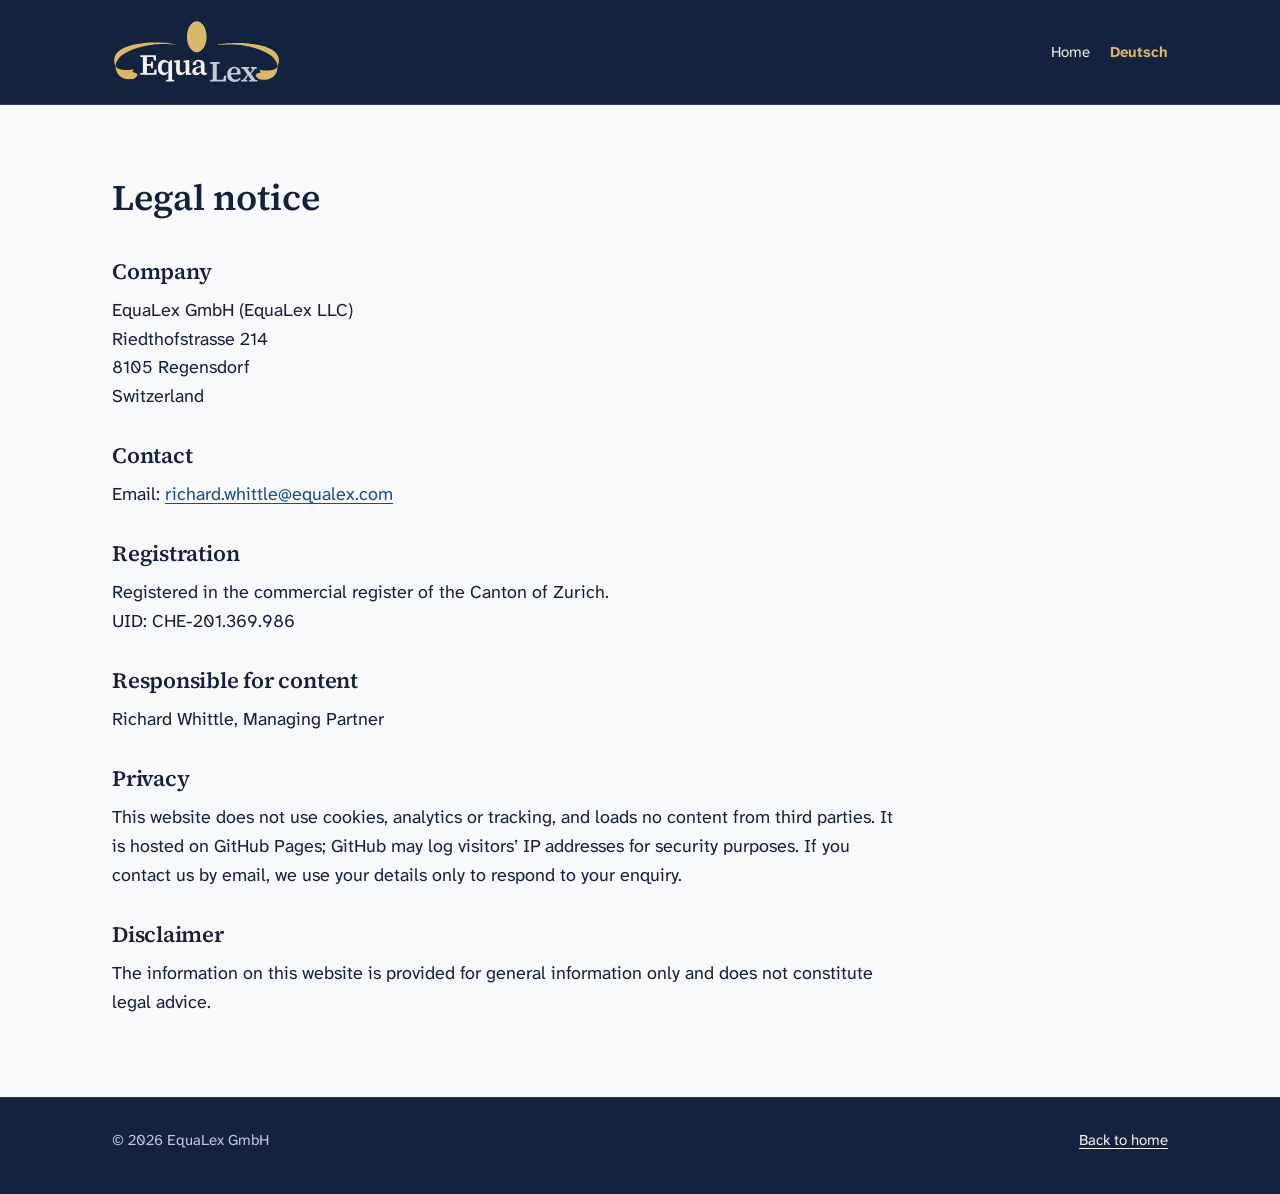
<file: impressum.html>
<!doctype html>
<html lang="en">
<head>
<meta charset="utf-8">
<meta name="viewport" content="width=device-width, initial-scale=1, viewport-fit=cover">
<title>Legal notice – EquaLex</title>
<meta name="description" content="Legal notice – EquaLex">
<meta name="theme-color" content="#13233f">
<meta name="robots" content="noindex">
<link rel="icon" href="assets/favicon.svg" type="image/svg+xml">
<link rel="preload" href="assets/fonts/source-serif-4-latin-600-normal.woff2" as="font" type="font/woff2" crossorigin>
<link rel="stylesheet" href="assets/style.css?v=0de61bb1">
</head>
<body>
<a class="skip" href="#main">Skip to content</a>
<div class="band">
<header class="site-header">
  <div class="wrap">
    <a class="brand" href="./" aria-label="EquaLex – home"><svg class="logo" viewBox="2 4 396 140" aria-hidden="true" focusable="false"><path class="logo-figure" d="M187.50 6.50 C199.38 6.50 209.00 21.70 209.00 40.45 C209.00 59.20 199.38 74.40 187.50 74.40 C175.63 74.40 166.00 59.20 166.00 40.45 C166.00 21.70 175.63 6.50 187.50 6.50Z M337.00 134.50 C340.80 134.25 343.99 133.61 347.31 132.44 C354.56 129.88 359.92 124.31 362.48 116.69 C363.40 113.95 364.27 108.89 364.08 107.37 C363.91 106.09 363.62 106.09 362.95 107.37 C362.14 108.92 360.98 109.96 358.75 111.16 C356.52 112.36 352.62 113.56 349.50 114.00 C346.52 114.42 339.60 114.54 333.95 114.27 C330.52 114.11 329.95 114.02 328.78 113.52 C326.94 112.72 325.94 112.67 325.41 113.36 C325.04 113.85 325.29 114.59 326.73 117.30 C326.95 117.70 327.12 118.16 327.12 118.32 C327.12 118.75 326.50 119.20 325.78 119.30 C324.53 119.46 321.53 120.24 320.34 120.71 C319.61 121.00 318.75 121.46 318.17 121.88 C316.25 123.26 315.84 124.69 316.78 126.67 C317.50 128.17 320.14 130.77 322.55 132.36 C324.57 133.69 324.85 133.79 327.68 134.14 C331.03 134.56 334.19 134.69 337.00 134.50Z M45.44 133.24 C48.80 132.86 49.29 132.73 50.59 131.92 C52.62 130.65 53.63 129.84 55.20 128.22 C57.11 126.26 57.69 125.26 57.69 123.86 C57.69 121.63 55.28 119.90 50.64 118.80 C49.65 118.57 48.56 118.34 48.22 118.30 C47.50 118.20 46.88 117.75 46.88 117.32 C46.88 117.16 47.05 116.70 47.27 116.30 C48.71 113.59 48.96 112.85 48.59 112.36 C48.06 111.67 47.06 111.72 45.22 112.52 C44.05 113.02 43.48 113.11 40.05 113.27 C34.40 113.54 27.48 113.42 24.50 113.00 C21.38 112.56 17.48 111.36 15.25 110.16 C13.02 108.96 11.86 107.92 11.05 106.37 C9.73 103.86 9.49 106.61 10.57 111.94 C12.50 121.53 18.21 128.44 26.69 131.44 C32.33 133.44 38.48 134.03 45.44 133.24Z M364.69 104.97 C365.15 103.94 365.78 102.03 365.95 101.16 C366.05 100.63 366.24 99.83 366.38 99.38 C366.70 98.36 366.94 96.73 367.13 94.31 C367.31 92.01 366.99 88.68 366.44 87.10 C366.26 86.60 366.03 85.85 365.92 85.44 C365.56 84.02 364.28 81.29 363.17 79.56 C360.20 74.91 355.58 71.06 348.27 67.14 C347.36 66.65 346.59 66.25 346.56 66.25 C346.54 66.25 346.05 66.03 345.48 65.76 C343.31 64.75 341.92 64.14 341.44 64.00 C341.16 63.91 340.74 63.74 340.50 63.62 C339.79 63.27 334.43 61.51 332.85 61.11 C332.04 60.91 331.22 60.69 331.03 60.61 C330.84 60.54 330.12 60.35 329.44 60.19 C328.75 60.03 327.74 59.79 327.19 59.65 C323.53 58.74 316.55 57.39 313.73 57.05 C312.93 56.95 311.86 56.79 311.35 56.68 C310.52 56.50 308.30 56.21 303.81 55.69 C302.92 55.58 301.37 55.39 300.38 55.25 C299.38 55.12 297.44 54.95 296.06 54.87 C293.21 54.71 290.88 54.46 290.27 54.24 C289.98 54.14 289.62 54.13 289.08 54.20 C288.66 54.26 285.42 54.32 281.88 54.32 C271.21 54.34 264.10 54.48 262.69 54.69 C261.95 54.80 259.55 54.92 256.88 55.00 C251.96 55.13 250.89 55.23 248.95 55.69 C248.25 55.86 246.84 56.08 245.81 56.18 C244.78 56.29 243.63 56.46 243.25 56.56 C242.42 56.78 240.42 57.08 238.59 57.25 C237.84 57.31 236.88 57.48 236.46 57.61 C236.03 57.74 235.23 57.92 234.68 58.00 C234.14 58.08 233.49 58.23 233.25 58.33 C232.83 58.51 232.82 58.52 233.06 58.70 C233.51 59.03 235.11 58.98 237.07 58.55 C238.71 58.20 242.18 57.99 247.25 57.93 C249.07 57.91 251.60 57.80 252.86 57.69 C254.87 57.51 255.43 57.51 257.36 57.65 C259.52 57.81 263.26 57.84 264.22 57.71 C264.49 57.67 265.49 57.69 266.45 57.76 C267.40 57.83 269.40 57.93 270.88 57.99 C272.35 58.05 274.52 58.19 275.69 58.29 C279.66 58.65 280.81 58.76 282.62 58.94 C284.59 59.13 288.21 59.68 288.81 59.89 C289.02 59.96 289.79 60.07 290.52 60.13 C291.25 60.20 292.49 60.39 293.27 60.55 C294.05 60.72 295.02 60.89 295.44 60.94 C295.85 60.99 296.65 61.13 297.22 61.26 C297.79 61.39 298.66 61.56 299.16 61.63 C300.85 61.88 303.31 62.39 305.56 62.96 C306.80 63.27 308.35 63.65 309.00 63.81 C309.65 63.96 310.61 64.21 311.12 64.35 C311.64 64.50 312.99 64.87 314.12 65.17 C315.26 65.48 316.75 65.92 317.44 66.17 C320.58 67.28 321.72 67.68 323.88 68.42 C325.15 68.86 326.98 69.57 327.94 70.00 C328.90 70.42 330.10 70.94 330.59 71.13 C331.09 71.33 331.63 71.58 331.79 71.68 C331.95 71.79 332.39 71.98 332.78 72.12 C335.00 72.88 343.94 77.72 346.31 79.44 C352.04 83.60 355.64 86.86 358.12 90.15 C359.65 92.18 362.61 97.56 363.00 99.00 C363.08 99.31 363.28 99.96 363.44 100.44 C363.67 101.10 363.77 101.80 363.86 103.22 C363.92 104.26 364.01 105.17 364.06 105.24 C364.22 105.50 364.51 105.37 364.69 104.97Z M9.94 104.24 C9.99 104.17 10.08 103.26 10.14 102.22 C10.23 100.80 10.33 100.10 10.56 99.44 C10.72 98.96 10.92 98.31 11.00 98.00 C11.39 96.56 14.35 91.18 15.88 89.15 C18.36 85.86 21.96 82.60 27.69 78.44 C30.06 76.72 39.00 71.88 41.22 71.12 C41.61 70.98 42.05 70.79 42.21 70.68 C42.37 70.58 42.91 70.33 43.41 70.13 C43.90 69.94 45.10 69.42 46.06 69.00 C47.02 68.57 48.85 67.86 50.12 67.42 C52.28 66.68 53.42 66.28 56.56 65.17 C57.25 64.92 58.74 64.48 59.88 64.17 C61.01 63.87 62.36 63.50 62.88 63.35 C63.39 63.21 64.35 62.96 65.00 62.81 C65.65 62.65 67.20 62.27 68.44 61.96 C70.69 61.39 73.15 60.88 74.84 60.63 C75.34 60.56 76.21 60.39 76.78 60.26 C77.35 60.13 78.15 59.99 78.56 59.94 C78.97 59.89 79.95 59.72 80.73 59.55 C81.51 59.39 82.75 59.20 83.48 59.13 C84.21 59.07 84.98 58.96 85.19 58.89 C85.79 58.68 89.41 58.13 91.38 57.94 C93.19 57.76 94.34 57.65 98.31 57.29 C99.48 57.19 101.65 57.05 103.12 56.99 C104.60 56.93 106.60 56.83 107.55 56.76 C108.51 56.69 109.51 56.67 109.78 56.71 C110.74 56.84 114.48 56.81 116.64 56.65 C118.57 56.51 119.13 56.51 121.14 56.69 C122.40 56.80 124.93 56.91 126.75 56.93 C131.82 56.99 135.29 57.20 136.93 57.55 C138.89 57.98 140.49 58.03 140.94 57.70 C141.18 57.52 141.17 57.51 140.75 57.33 C140.51 57.23 139.86 57.08 139.32 57.00 C138.77 56.92 137.97 56.74 137.54 56.61 C137.12 56.48 136.16 56.31 135.41 56.25 C133.58 56.08 131.58 55.78 130.75 55.56 C130.37 55.46 129.22 55.29 128.19 55.18 C127.16 55.08 125.75 54.86 125.05 54.69 C123.11 54.23 122.04 54.13 117.12 54.00 C114.45 53.92 112.05 53.80 111.31 53.69 C109.90 53.48 102.79 53.34 92.12 53.32 C88.58 53.32 85.34 53.26 84.92 53.20 C84.38 53.13 84.02 53.14 83.73 53.24 C83.12 53.46 80.79 53.71 77.94 53.87 C76.56 53.95 74.62 54.12 73.62 54.25 C72.63 54.39 71.08 54.58 70.19 54.69 C65.70 55.21 63.48 55.50 62.65 55.68 C62.14 55.79 61.07 55.95 60.27 56.05 C57.45 56.39 50.47 57.74 46.81 58.65 C46.26 58.79 45.25 59.03 44.56 59.19 C43.88 59.35 43.16 59.54 42.97 59.61 C42.78 59.69 41.96 59.91 41.15 60.11 C39.57 60.51 34.21 62.27 33.50 62.62 C33.26 62.74 32.84 62.91 32.56 63.00 C32.08 63.14 30.69 63.75 28.52 64.76 C27.95 65.03 27.46 65.25 27.44 65.25 C27.41 65.25 26.64 65.65 25.73 66.14 C18.42 70.06 13.80 73.91 10.83 78.56 C9.72 80.29 8.44 83.02 8.08 84.44 C7.97 84.85 7.74 85.60 7.56 86.10 C7.01 87.68 6.69 91.01 6.87 93.31 C7.06 95.73 7.30 97.36 7.62 98.38 C7.76 98.83 7.95 99.63 8.05 100.16 C8.22 101.03 8.85 102.94 9.31 103.97 C9.49 104.37 9.78 104.50 9.94 104.24Z"/><path class="logo-equa" d="M63.81107281344248 123.8V120.076604911676L72.28500646273159 119.56303317535544H73.24795346833261V123.8ZM69.52455838000861 123.8Q69.58875484704869 120.52598018095648 69.58875484704869 117.28405859543301Q69.58875484704869 114.04213700990952 69.58875484704869 110.73601895734598Q69.58875484704869 107.42990090478241 69.58875484704869 104.1558810857389V100.81766479965532Q69.58875484704869 97.5436449806118 69.58875484704869 94.26962516156829Q69.58875484704869 90.99560534252477 69.58875484704869 87.72158552348125Q69.58875484704869 84.44756570443774 69.52455838000861 81.17354588539422H78.4478672985782Q78.4478672985782 84.38336923739766 78.41576906505816 87.65738905644118Q78.38367083153813 90.93140887548469 78.38367083153813 94.20542869452821Q78.38367083153813 97.47944851357173 78.38367083153813 100.81766479965532V103.83489875053856Q78.38367083153813 107.23731150366221 78.38367083153813 110.57552778974579Q78.38367083153813 113.91374407582938 78.41576906505816 117.21986212839293Q78.4478672985782 120.52598018095648 78.4478672985782 123.8ZM74.14670400689359 123.8V119.94821197759586H95.71671693235675L93.14885825075399 122.25928479103834L95.26734166307627 112.11624299870745H99.76109435588108L99.24752261956053 123.8ZM73.95411460577337 103.89909521757863V100.11150366221456H89.10448082722965V103.89909521757863ZM87.69215855234813 109.29159844894441 86.5366221456269 102.67936234381732V101.13864713485566L87.69215855234813 94.71900043084877H91.47975010771219V109.29159844894441ZM63.81107281344248 84.89694097371822V81.17354588539422H73.24795346833261V85.41051271003877H72.28500646273159ZM93.98341232227489 92.53632055148643 91.86492890995261 82.71426109435588 94.49698405859544 85.02533390779836H74.14670400689359V81.17354588539422H97.96359327875916L98.47716501507972 92.53632055148643ZM119.7903920723826 138.50099095217578V135.03438173201206L127.30137871607067 134.39241706161138H131.02477380439467L137.9579922447221 135.03438173201206V138.50099095217578ZM115.29663937957778 124.69875053856096Q111.57324429125379 124.69875053856096 108.58810857389058 122.74075829383887Q105.60297285652737 120.78276604911676 103.93386471348558 117.0914691943128Q102.26475657044378 113.40017233950883 102.26475657044378 108.13606204222317Q102.26475657044378 102.80775527789746 104.06225764756572 99.0201637225334Q105.85975872468765 95.23257216716932 108.973287376131 93.21038345540714Q112.08681602757433 91.18819474364497 115.93860404997847 91.18819474364497Q118.18548039638088 91.18819474364497 119.91878500646274 91.89435588108573Q121.6520896165446 92.60051701852649 123.00021542438606 93.94864282636794Q124.3483412322275 95.29676863420939 125.56807410598881 97.09426971133132H127.75075398535115L127.42977165015081 101.39543300301594Q125.05450236966826 98.69918138733304 123.09651012494615 97.4473502800517Q121.13851788022406 96.19551917277036 118.7632485997415 96.19551917277036Q116.45217578629902 96.19551917277036 114.6546747091771 97.4473502800517Q112.85717363205517 98.69918138733304 111.79793192589403 101.29913830245584Q110.73869021973289 103.89909521757863 110.73869021973289 107.94347264110297Q110.73869021973289 111.92365359758725 111.76583369237399 114.45941404566997Q112.79297716501509 116.99517449375269 114.59047824213702 118.214907367514Q116.38797931925896 119.4346402412753 118.69905213270144 119.4346402412753Q121.33110728134426 119.4346402412753 123.28909952606637 117.99021973287375Q125.24709177078847 116.5457992244722 127.30137871607067 113.91374407582938L127.62236105127101 118.15071090047392H125.24709177078847Q124.09155536406723 120.14080137871606 122.77552778974581 121.58522188711763Q121.4595002154244 123.02964239551918 119.66199913830246 123.86419646704007Q117.86449806118054 124.69875053856096 115.29663937957778 124.69875053856096ZM125.24709177078847 138.50099095217578Q125.31128823782853 136.38250753985352 125.31128823782853 134.23192589401123Q125.31128823782853 132.0813442481689 125.34338647134857 129.93076260232658Q125.3754847048686 127.78018095648427 125.3754847048686 125.661697544162L125.63227057302888 118.34330030159414L125.24709177078847 117.89392503231366V97.09426971133132L125.50387763894875 97.03007324429124L130.70379146919433 91.50917707884531L133.4000430848772 91.83015941404567L133.33584661783715 99.98311072813442V125.40491167600172Q133.33584661783715 127.58759155536407 133.33584661783715 129.7702714347264Q133.33584661783715 131.95295131408875 133.36794485135718 134.1356311934511Q133.4000430848772 136.31831107281343 133.4000430848772 138.50099095217578ZM151.6318397242568 124.69875053856096Q147.138087031452 124.69875053856096 144.69862128392936 121.97040068935803Q142.25915553640672 119.2420508401551 142.25915553640672 113.40017233950883L142.45174493752694 95.16837570012925L144.57022834984923 97.67203791469194L137.63700990952177 96.19551917277036V93.17828522188711L148.5504093063335 91.76596294700559L150.47630331753555 92.15114174924601L150.34791038345543 100.36828953037484V112.37302886686773Q150.34791038345543 115.77544161999138 151.5355450236967 117.21986212839293Q152.72317966393797 118.66428263679448 155.1626454114606 118.66428263679448Q156.70336062042225 118.66428263679448 158.27617406290392 118.1186126669539Q159.84898750538562 117.5729426971133 161.38970271434727 116.57789745799224Q162.93041792330894 115.58285221887117 164.40693666523052 114.23472641102973L164.98470486859114 117.3803532959931H163.05881085738906Q161.71068504954764 119.56303317535544 159.97738043946578 121.2000430848772Q158.24407582938392 122.83705299439896 156.1897888841017 123.76790176647995Q154.1355019388195 124.69875053856096 151.6318397242568 124.69875053856096ZM164.08595433003018 124.37776820336062 163.37979319258943 117.05937096079276 163.05881085738906 116.99517449375269 163.12300732442915 97.09426971133132 158.4366652305041 96.19551917277036V93.24248168892719L169.2216716932357 91.76596294700559L171.21176217147783 92.15114174924601L171.08336923739768 100.36828953037484V119.75562257647566L175.64131839724257 120.65437311503662V123.8ZM186.3621283929341 124.76294700560103Q182.6387333046101 124.76294700560103 180.10297285652737 122.58026712623868Q177.56721240844465 120.39758724687634 177.56721240844465 116.353209823352Q177.56721240844465 113.97794054286945 178.6264541146058 112.08414476518742Q179.68569582076694 110.19034898750539 182.18935803532963 108.71383024558381Q184.6930202498923 107.23731150366221 188.92998707453685 106.14597156398104Q190.72748815165878 105.63239982766049 192.46079276174066 105.18302455838Q194.19409737182252 104.73364928909952 195.92740198190438 104.252175786299Q197.66070659198624 103.77070228349848 199.3940112020681 103.38552348125808V106.08177509694097Q197.2755277897458 106.72373976734166 195.12494614390351 107.39780267126238Q192.9743644980612 108.07186557518311 190.85588108573893 108.7138302455838Q188.67320120637658 109.35579491598449 187.45346833261527 110.28664368806548Q186.23373545885397 111.21749246014649 185.75226195605345 112.34093063334768Q185.27078845325292 113.46436880654889 185.27078845325292 114.81249461439035Q185.27078845325292 117.05937096079276 186.6510124946144 118.3112020680741Q188.0312365359759 119.56303317535544 190.34230934941837 119.56303317535544Q191.62623869021974 119.56303317535544 192.78177509694098 119.08155967255493Q193.93731150366224 118.60008616975442 195.22124084446364 117.70133563119344Q196.505170185265 116.80258509263248 198.23847479534686 115.39026281775097L198.62365359758726 118.92106850495476H196.0557949159845Q194.8360620422232 120.52598018095648 193.55213270142184 121.84200775527789Q192.26820336062045 123.1580353295993 190.56699698405862 123.96049116760017Q188.8657906074968 124.76294700560103 186.3621283929341 124.76294700560103ZM203.63097802671265 124.6345540715209Q200.48535114174928 124.6345540715209 198.68785006462736 122.86915122791899Q196.8903489875054 121.1037483843171 196.63356311934513 117.76553209823352L196.4409737182249 117.63713916415338V102.03739767341662Q196.4409737182249 99.21275312365358 195.7669108143042 97.60784144765186Q195.09284791038348 96.00292977165014 193.712623869022 95.32886686772942Q192.3323998276605 94.65480396380869 190.21391641533825 94.65480396380869Q188.67320120637658 94.65480396380869 187.22878069797503 94.91158983196897Q185.78436018957348 95.16837570012925 184.24364498061183 95.74614390348987L187.26087893149506 92.9856958207669L186.5547177940543 98.3781990521327Q186.3621283929341 100.94605773373546 185.20659198621286 102.1015941404567Q184.05105557949162 103.25713054717794 182.38194743644982 103.25713054717794Q180.64864282636796 103.25713054717794 179.71779405428697 102.39047824213701Q178.78694528220598 101.52382593709608 178.4659629470056 100.17570012925462Q179.17212408444638 96.00292977165014 182.86342093925035 93.59556225764756Q186.5547177940543 91.18819474364497 192.52498922878073 91.18819474364497Q196.37677725118485 91.18819474364497 199.00883239982767 92.34373115036621Q201.64088754847052 93.49926755708745 203.021111589832 96.00292977165014Q204.40133563119346 98.50659198621284 204.40133563119346 102.61516587677724V116.86678155967255Q204.40133563119346 118.4074967686342 204.97910383455408 119.11365790607496Q205.5568720379147 119.81981904351572 206.64821197759588 119.81981904351572Q207.35437311503665 119.81981904351572 207.9642395519173 119.56303317535546Q208.57410598879795 119.30624730719518 209.0876777251185 118.92106850495476L210.24321413183975 121.23214131839724Q209.21607065919864 122.7728565273589 207.54696251615684 123.70370529943989Q205.87785437311504 124.6345540715209 203.63097802671265 124.6345540715209Z"/><path class="logo-lex" d="M216.66286083584663 138.7V134.976604911676L225.13679448513574 134.46303317535543H226.09974149073676V138.7ZM222.37634640241276 138.7Q222.44054286945283 135.4259801809565 222.44054286945283 132.15196036191298Q222.44054286945283 128.87794054286945 222.44054286945283 125.668117190866Q222.44054286945283 122.45829383886255 222.44054286945283 119.37686342093923V115.71766479965531Q222.44054286945283 112.37944851357173 222.44054286945283 109.10542869452821Q222.44054286945283 105.8314088754847 222.44054286945283 102.55738905644118Q222.44054286945283 99.28336923739766 222.37634640241276 96.07354588539421H231.29965532098234Q231.29965532098234 99.34756570443773 231.2675570874623 102.58948728996121Q231.23545885394228 105.8314088754847 231.23545885394228 109.10542869452821Q231.23545885394228 112.37944851357173 231.23545885394228 115.71766479965531V119.63364928909951Q231.23545885394228 122.58668677294268 231.23545885394228 125.7644118914261Q231.23545885394228 128.94213700990952 231.2675570874623 132.184058595433Q231.29965532098234 135.4259801809565 231.29965532098234 138.7ZM226.99849202929772 138.7V134.78401551055578H247.47716501507972L244.8451098664369 137.09508832399825L247.22037914691944 125.79651012494614H251.77832830676434L251.20056010340372 138.7ZM216.66286083584663 99.79694097371821V96.07354588539421H237.65510555794918V99.79694097371821L228.60340370529946 100.31051271003876H225.13679448513574ZM270.1385178802241 139.59875053856095Q265.19538991813874 139.59875053856095 261.5361912968548 137.6086600603188Q257.8769926755709 135.61856958207667 255.91900043084877 131.95937096079274Q253.9610081861267 128.30017233950883 253.9610081861267 123.1644549763033Q253.9610081861267 118.02873761309779 255.9831968978889 114.17694959069365Q258.00538560965106 110.32516156828952 261.6003877638949 108.20667815596724Q265.19538991813874 106.08819474364498 269.75333907798364 106.08819474364498Q273.86191296854804 106.08819474364498 276.9112451529513 107.6931064196467Q279.9605773373546 109.29801809564842 281.6296854803964 112.21895734597155Q283.2987936234382 115.13989659629469 283.2987936234382 119.12007755277897Q283.2987936234382 120.40400689358034 283.1704006893581 121.46324859974148Q283.04200775527795 122.52249030590261 282.8494183541577 123.3570443774235H258.904136148212V120.14722102542007H273.66932356742785Q274.9532529082292 119.63364928909951 275.3705299439897 118.76699698405858Q275.78780697975014 117.90034467901765 275.78780697975014 116.48802240413613Q275.78780697975014 114.24114605773372 275.04954760878934 112.70043084877207Q274.31128823782853 111.15971563981041 272.9631624299871 110.35725980180956Q271.6150366221457 109.5548039638087 269.6891426109436 109.5548039638087Q267.57065919862134 109.5548039638087 265.90155105557955 110.83873330461007Q264.23244291253775 112.12266264541145 263.2373976734167 114.88311072813441Q262.2423524342956 117.64355881085737 262.2423524342956 122.20150797070227Q262.2423524342956 126.18168892718654 263.558380008617 128.87794054286945Q264.87440758293843 131.57419215855234 267.1533821628609 132.95441619991382Q269.4323567427833 134.3346402412753 272.3853942266265 134.3346402412753Q275.53102111158984 134.3346402412753 277.61740629039207 133.24330030159413Q279.70379146919436 132.15196036191296 281.3087031451961 130.29026281775094L283.61977595863857 132.15196036191296Q282.2716501507971 134.3346402412753 280.44205084015516 136.03584661783714Q278.6124515295132 137.73705299439897 276.1087893149505 138.66790176647996Q273.6051271003878 139.59875053856095 270.1385178802241 139.59875053856095ZM284.5185264971995 138.7V135.29758724687633L290.36040499784576 134.84821197759584H292.47888841016805L297.9355881085739 135.29758724687633V138.7ZM285.930848772081 138.63580353295993 299.92567858681605 120.46820336062041 302.36514433433865 123.29284791038344H300.6318397242568L296.13808703145196 131.18901335631193L291.25915553640675 138.63580353295993ZM301.9799655320983 138.7V135.29758724687633L309.04157690650584 134.65562257647565H313.0217578629901L319.8907798362775 135.29758724687633V138.7ZM304.29103834554076 124.25579491598448 302.04416199913834 121.49534683326151H303.58487720809995L308.0144334338647 113.98436018957345L312.70077552778974 107.11533821628606H317.83649289099526ZM308.9773804394658 138.7 298.89853511417493 124.31999138302454 286.12343817320124 106.92274881516586H295.36772942697115L304.9971994829815 120.53239982766047L318.478457561396 138.7ZM284.77531236535975 110.26096510124944V106.92274881516586H302.1083584661784V110.26096510124944L295.68871176217147 111.09551917277034H291.58013787160706ZM306.0885394226627 110.26096510124944V106.92274881516586H318.92783283067644V110.26096510124944L313.0859543300302 111.09551917277034H311.4168461869884Z"/></svg></a>
    <nav class="site-nav" aria-label="Main">
      <ul>
        <li><a href="./">Home</a></li>
        <li class="lang"><a href="de/impressum.html" hreflang="de" lang="de">Deutsch</a></li>
      </ul>
    </nav>
  </div>
</header>
</div>
<main id="main">
  <div class="wrap legal">
    <h1>Legal notice</h1>
    <h2>Company</h2>
    <address>EquaLex GmbH (EquaLex LLC)<br>Riedthofstrasse 214<br>8105 Regensdorf<br>Switzerland</address>
    <h2>Contact</h2>
    <p>Email: <a href="mailto:richard.whittle@equalex.com">richard.whittle@equalex.com</a></p>
    <h2>Registration</h2>
    <p>Registered in the commercial register of the Canton of Zurich.<br>UID: CHE-201.369.986</p>
    <h2>Responsible for content</h2>
    <p>Richard Whittle, Managing Partner</p>
    <h2>Privacy</h2>
    <p>This website does not use cookies, analytics or tracking, and loads no content from third parties. It is hosted on GitHub Pages; GitHub may log visitors’ IP addresses for security purposes. If you contact us by email, we use your details only to respond to your enquiry.</p>
    <h2>Disclaimer</h2>
    <p>The information on this website is provided for general information only and does not constitute legal advice.</p>
  </div>
</main>
<footer class="site-footer">
  <div class="wrap">
    <p>© 2026 EquaLex GmbH</p>
    <p><a href="./">Back to home</a></p>
  </div>
</footer>
</body>
</html>
</file>
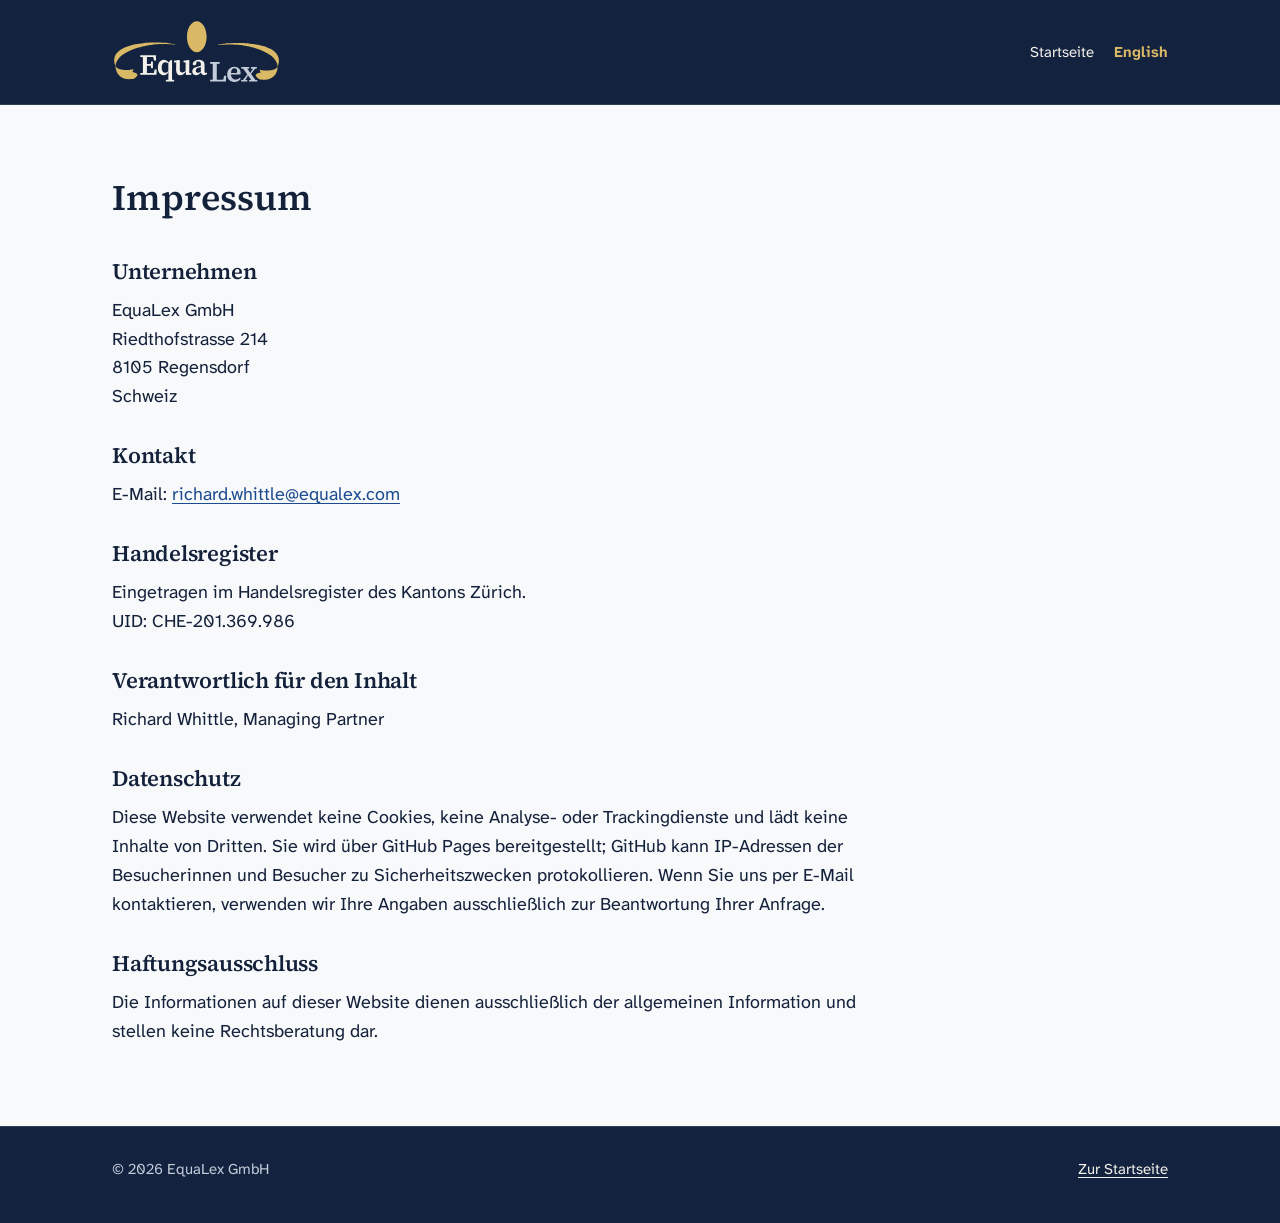
<file: de/impressum.html>
<!doctype html>
<html lang="de">
<head>
<meta charset="utf-8">
<meta name="viewport" content="width=device-width, initial-scale=1, viewport-fit=cover">
<title>Impressum – EquaLex</title>
<meta name="description" content="Impressum – EquaLex">
<meta name="theme-color" content="#13233f">
<meta name="robots" content="noindex">
<link rel="icon" href="../assets/favicon.svg" type="image/svg+xml">
<link rel="preload" href="../assets/fonts/source-serif-4-latin-600-normal.woff2" as="font" type="font/woff2" crossorigin>
<link rel="stylesheet" href="../assets/style.css?v=0de61bb1">
</head>
<body>
<a class="skip" href="#main">Zum Inhalt springen</a>
<div class="band">
<header class="site-header">
  <div class="wrap">
    <a class="brand" href="./" aria-label="EquaLex – Startseite"><svg class="logo" viewBox="2 4 396 140" aria-hidden="true" focusable="false"><path class="logo-figure" d="M187.50 6.50 C199.38 6.50 209.00 21.70 209.00 40.45 C209.00 59.20 199.38 74.40 187.50 74.40 C175.63 74.40 166.00 59.20 166.00 40.45 C166.00 21.70 175.63 6.50 187.50 6.50Z M337.00 134.50 C340.80 134.25 343.99 133.61 347.31 132.44 C354.56 129.88 359.92 124.31 362.48 116.69 C363.40 113.95 364.27 108.89 364.08 107.37 C363.91 106.09 363.62 106.09 362.95 107.37 C362.14 108.92 360.98 109.96 358.75 111.16 C356.52 112.36 352.62 113.56 349.50 114.00 C346.52 114.42 339.60 114.54 333.95 114.27 C330.52 114.11 329.95 114.02 328.78 113.52 C326.94 112.72 325.94 112.67 325.41 113.36 C325.04 113.85 325.29 114.59 326.73 117.30 C326.95 117.70 327.12 118.16 327.12 118.32 C327.12 118.75 326.50 119.20 325.78 119.30 C324.53 119.46 321.53 120.24 320.34 120.71 C319.61 121.00 318.75 121.46 318.17 121.88 C316.25 123.26 315.84 124.69 316.78 126.67 C317.50 128.17 320.14 130.77 322.55 132.36 C324.57 133.69 324.85 133.79 327.68 134.14 C331.03 134.56 334.19 134.69 337.00 134.50Z M45.44 133.24 C48.80 132.86 49.29 132.73 50.59 131.92 C52.62 130.65 53.63 129.84 55.20 128.22 C57.11 126.26 57.69 125.26 57.69 123.86 C57.69 121.63 55.28 119.90 50.64 118.80 C49.65 118.57 48.56 118.34 48.22 118.30 C47.50 118.20 46.88 117.75 46.88 117.32 C46.88 117.16 47.05 116.70 47.27 116.30 C48.71 113.59 48.96 112.85 48.59 112.36 C48.06 111.67 47.06 111.72 45.22 112.52 C44.05 113.02 43.48 113.11 40.05 113.27 C34.40 113.54 27.48 113.42 24.50 113.00 C21.38 112.56 17.48 111.36 15.25 110.16 C13.02 108.96 11.86 107.92 11.05 106.37 C9.73 103.86 9.49 106.61 10.57 111.94 C12.50 121.53 18.21 128.44 26.69 131.44 C32.33 133.44 38.48 134.03 45.44 133.24Z M364.69 104.97 C365.15 103.94 365.78 102.03 365.95 101.16 C366.05 100.63 366.24 99.83 366.38 99.38 C366.70 98.36 366.94 96.73 367.13 94.31 C367.31 92.01 366.99 88.68 366.44 87.10 C366.26 86.60 366.03 85.85 365.92 85.44 C365.56 84.02 364.28 81.29 363.17 79.56 C360.20 74.91 355.58 71.06 348.27 67.14 C347.36 66.65 346.59 66.25 346.56 66.25 C346.54 66.25 346.05 66.03 345.48 65.76 C343.31 64.75 341.92 64.14 341.44 64.00 C341.16 63.91 340.74 63.74 340.50 63.62 C339.79 63.27 334.43 61.51 332.85 61.11 C332.04 60.91 331.22 60.69 331.03 60.61 C330.84 60.54 330.12 60.35 329.44 60.19 C328.75 60.03 327.74 59.79 327.19 59.65 C323.53 58.74 316.55 57.39 313.73 57.05 C312.93 56.95 311.86 56.79 311.35 56.68 C310.52 56.50 308.30 56.21 303.81 55.69 C302.92 55.58 301.37 55.39 300.38 55.25 C299.38 55.12 297.44 54.95 296.06 54.87 C293.21 54.71 290.88 54.46 290.27 54.24 C289.98 54.14 289.62 54.13 289.08 54.20 C288.66 54.26 285.42 54.32 281.88 54.32 C271.21 54.34 264.10 54.48 262.69 54.69 C261.95 54.80 259.55 54.92 256.88 55.00 C251.96 55.13 250.89 55.23 248.95 55.69 C248.25 55.86 246.84 56.08 245.81 56.18 C244.78 56.29 243.63 56.46 243.25 56.56 C242.42 56.78 240.42 57.08 238.59 57.25 C237.84 57.31 236.88 57.48 236.46 57.61 C236.03 57.74 235.23 57.92 234.68 58.00 C234.14 58.08 233.49 58.23 233.25 58.33 C232.83 58.51 232.82 58.52 233.06 58.70 C233.51 59.03 235.11 58.98 237.07 58.55 C238.71 58.20 242.18 57.99 247.25 57.93 C249.07 57.91 251.60 57.80 252.86 57.69 C254.87 57.51 255.43 57.51 257.36 57.65 C259.52 57.81 263.26 57.84 264.22 57.71 C264.49 57.67 265.49 57.69 266.45 57.76 C267.40 57.83 269.40 57.93 270.88 57.99 C272.35 58.05 274.52 58.19 275.69 58.29 C279.66 58.65 280.81 58.76 282.62 58.94 C284.59 59.13 288.21 59.68 288.81 59.89 C289.02 59.96 289.79 60.07 290.52 60.13 C291.25 60.20 292.49 60.39 293.27 60.55 C294.05 60.72 295.02 60.89 295.44 60.94 C295.85 60.99 296.65 61.13 297.22 61.26 C297.79 61.39 298.66 61.56 299.16 61.63 C300.85 61.88 303.31 62.39 305.56 62.96 C306.80 63.27 308.35 63.65 309.00 63.81 C309.65 63.96 310.61 64.21 311.12 64.35 C311.64 64.50 312.99 64.87 314.12 65.17 C315.26 65.48 316.75 65.92 317.44 66.17 C320.58 67.28 321.72 67.68 323.88 68.42 C325.15 68.86 326.98 69.57 327.94 70.00 C328.90 70.42 330.10 70.94 330.59 71.13 C331.09 71.33 331.63 71.58 331.79 71.68 C331.95 71.79 332.39 71.98 332.78 72.12 C335.00 72.88 343.94 77.72 346.31 79.44 C352.04 83.60 355.64 86.86 358.12 90.15 C359.65 92.18 362.61 97.56 363.00 99.00 C363.08 99.31 363.28 99.96 363.44 100.44 C363.67 101.10 363.77 101.80 363.86 103.22 C363.92 104.26 364.01 105.17 364.06 105.24 C364.22 105.50 364.51 105.37 364.69 104.97Z M9.94 104.24 C9.99 104.17 10.08 103.26 10.14 102.22 C10.23 100.80 10.33 100.10 10.56 99.44 C10.72 98.96 10.92 98.31 11.00 98.00 C11.39 96.56 14.35 91.18 15.88 89.15 C18.36 85.86 21.96 82.60 27.69 78.44 C30.06 76.72 39.00 71.88 41.22 71.12 C41.61 70.98 42.05 70.79 42.21 70.68 C42.37 70.58 42.91 70.33 43.41 70.13 C43.90 69.94 45.10 69.42 46.06 69.00 C47.02 68.57 48.85 67.86 50.12 67.42 C52.28 66.68 53.42 66.28 56.56 65.17 C57.25 64.92 58.74 64.48 59.88 64.17 C61.01 63.87 62.36 63.50 62.88 63.35 C63.39 63.21 64.35 62.96 65.00 62.81 C65.65 62.65 67.20 62.27 68.44 61.96 C70.69 61.39 73.15 60.88 74.84 60.63 C75.34 60.56 76.21 60.39 76.78 60.26 C77.35 60.13 78.15 59.99 78.56 59.94 C78.97 59.89 79.95 59.72 80.73 59.55 C81.51 59.39 82.75 59.20 83.48 59.13 C84.21 59.07 84.98 58.96 85.19 58.89 C85.79 58.68 89.41 58.13 91.38 57.94 C93.19 57.76 94.34 57.65 98.31 57.29 C99.48 57.19 101.65 57.05 103.12 56.99 C104.60 56.93 106.60 56.83 107.55 56.76 C108.51 56.69 109.51 56.67 109.78 56.71 C110.74 56.84 114.48 56.81 116.64 56.65 C118.57 56.51 119.13 56.51 121.14 56.69 C122.40 56.80 124.93 56.91 126.75 56.93 C131.82 56.99 135.29 57.20 136.93 57.55 C138.89 57.98 140.49 58.03 140.94 57.70 C141.18 57.52 141.17 57.51 140.75 57.33 C140.51 57.23 139.86 57.08 139.32 57.00 C138.77 56.92 137.97 56.74 137.54 56.61 C137.12 56.48 136.16 56.31 135.41 56.25 C133.58 56.08 131.58 55.78 130.75 55.56 C130.37 55.46 129.22 55.29 128.19 55.18 C127.16 55.08 125.75 54.86 125.05 54.69 C123.11 54.23 122.04 54.13 117.12 54.00 C114.45 53.92 112.05 53.80 111.31 53.69 C109.90 53.48 102.79 53.34 92.12 53.32 C88.58 53.32 85.34 53.26 84.92 53.20 C84.38 53.13 84.02 53.14 83.73 53.24 C83.12 53.46 80.79 53.71 77.94 53.87 C76.56 53.95 74.62 54.12 73.62 54.25 C72.63 54.39 71.08 54.58 70.19 54.69 C65.70 55.21 63.48 55.50 62.65 55.68 C62.14 55.79 61.07 55.95 60.27 56.05 C57.45 56.39 50.47 57.74 46.81 58.65 C46.26 58.79 45.25 59.03 44.56 59.19 C43.88 59.35 43.16 59.54 42.97 59.61 C42.78 59.69 41.96 59.91 41.15 60.11 C39.57 60.51 34.21 62.27 33.50 62.62 C33.26 62.74 32.84 62.91 32.56 63.00 C32.08 63.14 30.69 63.75 28.52 64.76 C27.95 65.03 27.46 65.25 27.44 65.25 C27.41 65.25 26.64 65.65 25.73 66.14 C18.42 70.06 13.80 73.91 10.83 78.56 C9.72 80.29 8.44 83.02 8.08 84.44 C7.97 84.85 7.74 85.60 7.56 86.10 C7.01 87.68 6.69 91.01 6.87 93.31 C7.06 95.73 7.30 97.36 7.62 98.38 C7.76 98.83 7.95 99.63 8.05 100.16 C8.22 101.03 8.85 102.94 9.31 103.97 C9.49 104.37 9.78 104.50 9.94 104.24Z"/><path class="logo-equa" d="M63.81107281344248 123.8V120.076604911676L72.28500646273159 119.56303317535544H73.24795346833261V123.8ZM69.52455838000861 123.8Q69.58875484704869 120.52598018095648 69.58875484704869 117.28405859543301Q69.58875484704869 114.04213700990952 69.58875484704869 110.73601895734598Q69.58875484704869 107.42990090478241 69.58875484704869 104.1558810857389V100.81766479965532Q69.58875484704869 97.5436449806118 69.58875484704869 94.26962516156829Q69.58875484704869 90.99560534252477 69.58875484704869 87.72158552348125Q69.58875484704869 84.44756570443774 69.52455838000861 81.17354588539422H78.4478672985782Q78.4478672985782 84.38336923739766 78.41576906505816 87.65738905644118Q78.38367083153813 90.93140887548469 78.38367083153813 94.20542869452821Q78.38367083153813 97.47944851357173 78.38367083153813 100.81766479965532V103.83489875053856Q78.38367083153813 107.23731150366221 78.38367083153813 110.57552778974579Q78.38367083153813 113.91374407582938 78.41576906505816 117.21986212839293Q78.4478672985782 120.52598018095648 78.4478672985782 123.8ZM74.14670400689359 123.8V119.94821197759586H95.71671693235675L93.14885825075399 122.25928479103834L95.26734166307627 112.11624299870745H99.76109435588108L99.24752261956053 123.8ZM73.95411460577337 103.89909521757863V100.11150366221456H89.10448082722965V103.89909521757863ZM87.69215855234813 109.29159844894441 86.5366221456269 102.67936234381732V101.13864713485566L87.69215855234813 94.71900043084877H91.47975010771219V109.29159844894441ZM63.81107281344248 84.89694097371822V81.17354588539422H73.24795346833261V85.41051271003877H72.28500646273159ZM93.98341232227489 92.53632055148643 91.86492890995261 82.71426109435588 94.49698405859544 85.02533390779836H74.14670400689359V81.17354588539422H97.96359327875916L98.47716501507972 92.53632055148643ZM119.7903920723826 138.50099095217578V135.03438173201206L127.30137871607067 134.39241706161138H131.02477380439467L137.9579922447221 135.03438173201206V138.50099095217578ZM115.29663937957778 124.69875053856096Q111.57324429125379 124.69875053856096 108.58810857389058 122.74075829383887Q105.60297285652737 120.78276604911676 103.93386471348558 117.0914691943128Q102.26475657044378 113.40017233950883 102.26475657044378 108.13606204222317Q102.26475657044378 102.80775527789746 104.06225764756572 99.0201637225334Q105.85975872468765 95.23257216716932 108.973287376131 93.21038345540714Q112.08681602757433 91.18819474364497 115.93860404997847 91.18819474364497Q118.18548039638088 91.18819474364497 119.91878500646274 91.89435588108573Q121.6520896165446 92.60051701852649 123.00021542438606 93.94864282636794Q124.3483412322275 95.29676863420939 125.56807410598881 97.09426971133132H127.75075398535115L127.42977165015081 101.39543300301594Q125.05450236966826 98.69918138733304 123.09651012494615 97.4473502800517Q121.13851788022406 96.19551917277036 118.7632485997415 96.19551917277036Q116.45217578629902 96.19551917277036 114.6546747091771 97.4473502800517Q112.85717363205517 98.69918138733304 111.79793192589403 101.29913830245584Q110.73869021973289 103.89909521757863 110.73869021973289 107.94347264110297Q110.73869021973289 111.92365359758725 111.76583369237399 114.45941404566997Q112.79297716501509 116.99517449375269 114.59047824213702 118.214907367514Q116.38797931925896 119.4346402412753 118.69905213270144 119.4346402412753Q121.33110728134426 119.4346402412753 123.28909952606637 117.99021973287375Q125.24709177078847 116.5457992244722 127.30137871607067 113.91374407582938L127.62236105127101 118.15071090047392H125.24709177078847Q124.09155536406723 120.14080137871606 122.77552778974581 121.58522188711763Q121.4595002154244 123.02964239551918 119.66199913830246 123.86419646704007Q117.86449806118054 124.69875053856096 115.29663937957778 124.69875053856096ZM125.24709177078847 138.50099095217578Q125.31128823782853 136.38250753985352 125.31128823782853 134.23192589401123Q125.31128823782853 132.0813442481689 125.34338647134857 129.93076260232658Q125.3754847048686 127.78018095648427 125.3754847048686 125.661697544162L125.63227057302888 118.34330030159414L125.24709177078847 117.89392503231366V97.09426971133132L125.50387763894875 97.03007324429124L130.70379146919433 91.50917707884531L133.4000430848772 91.83015941404567L133.33584661783715 99.98311072813442V125.40491167600172Q133.33584661783715 127.58759155536407 133.33584661783715 129.7702714347264Q133.33584661783715 131.95295131408875 133.36794485135718 134.1356311934511Q133.4000430848772 136.31831107281343 133.4000430848772 138.50099095217578ZM151.6318397242568 124.69875053856096Q147.138087031452 124.69875053856096 144.69862128392936 121.97040068935803Q142.25915553640672 119.2420508401551 142.25915553640672 113.40017233950883L142.45174493752694 95.16837570012925L144.57022834984923 97.67203791469194L137.63700990952177 96.19551917277036V93.17828522188711L148.5504093063335 91.76596294700559L150.47630331753555 92.15114174924601L150.34791038345543 100.36828953037484V112.37302886686773Q150.34791038345543 115.77544161999138 151.5355450236967 117.21986212839293Q152.72317966393797 118.66428263679448 155.1626454114606 118.66428263679448Q156.70336062042225 118.66428263679448 158.27617406290392 118.1186126669539Q159.84898750538562 117.5729426971133 161.38970271434727 116.57789745799224Q162.93041792330894 115.58285221887117 164.40693666523052 114.23472641102973L164.98470486859114 117.3803532959931H163.05881085738906Q161.71068504954764 119.56303317535544 159.97738043946578 121.2000430848772Q158.24407582938392 122.83705299439896 156.1897888841017 123.76790176647995Q154.1355019388195 124.69875053856096 151.6318397242568 124.69875053856096ZM164.08595433003018 124.37776820336062 163.37979319258943 117.05937096079276 163.05881085738906 116.99517449375269 163.12300732442915 97.09426971133132 158.4366652305041 96.19551917277036V93.24248168892719L169.2216716932357 91.76596294700559L171.21176217147783 92.15114174924601L171.08336923739768 100.36828953037484V119.75562257647566L175.64131839724257 120.65437311503662V123.8ZM186.3621283929341 124.76294700560103Q182.6387333046101 124.76294700560103 180.10297285652737 122.58026712623868Q177.56721240844465 120.39758724687634 177.56721240844465 116.353209823352Q177.56721240844465 113.97794054286945 178.6264541146058 112.08414476518742Q179.68569582076694 110.19034898750539 182.18935803532963 108.71383024558381Q184.6930202498923 107.23731150366221 188.92998707453685 106.14597156398104Q190.72748815165878 105.63239982766049 192.46079276174066 105.18302455838Q194.19409737182252 104.73364928909952 195.92740198190438 104.252175786299Q197.66070659198624 103.77070228349848 199.3940112020681 103.38552348125808V106.08177509694097Q197.2755277897458 106.72373976734166 195.12494614390351 107.39780267126238Q192.9743644980612 108.07186557518311 190.85588108573893 108.7138302455838Q188.67320120637658 109.35579491598449 187.45346833261527 110.28664368806548Q186.23373545885397 111.21749246014649 185.75226195605345 112.34093063334768Q185.27078845325292 113.46436880654889 185.27078845325292 114.81249461439035Q185.27078845325292 117.05937096079276 186.6510124946144 118.3112020680741Q188.0312365359759 119.56303317535544 190.34230934941837 119.56303317535544Q191.62623869021974 119.56303317535544 192.78177509694098 119.08155967255493Q193.93731150366224 118.60008616975442 195.22124084446364 117.70133563119344Q196.505170185265 116.80258509263248 198.23847479534686 115.39026281775097L198.62365359758726 118.92106850495476H196.0557949159845Q194.8360620422232 120.52598018095648 193.55213270142184 121.84200775527789Q192.26820336062045 123.1580353295993 190.56699698405862 123.96049116760017Q188.8657906074968 124.76294700560103 186.3621283929341 124.76294700560103ZM203.63097802671265 124.6345540715209Q200.48535114174928 124.6345540715209 198.68785006462736 122.86915122791899Q196.8903489875054 121.1037483843171 196.63356311934513 117.76553209823352L196.4409737182249 117.63713916415338V102.03739767341662Q196.4409737182249 99.21275312365358 195.7669108143042 97.60784144765186Q195.09284791038348 96.00292977165014 193.712623869022 95.32886686772942Q192.3323998276605 94.65480396380869 190.21391641533825 94.65480396380869Q188.67320120637658 94.65480396380869 187.22878069797503 94.91158983196897Q185.78436018957348 95.16837570012925 184.24364498061183 95.74614390348987L187.26087893149506 92.9856958207669L186.5547177940543 98.3781990521327Q186.3621283929341 100.94605773373546 185.20659198621286 102.1015941404567Q184.05105557949162 103.25713054717794 182.38194743644982 103.25713054717794Q180.64864282636796 103.25713054717794 179.71779405428697 102.39047824213701Q178.78694528220598 101.52382593709608 178.4659629470056 100.17570012925462Q179.17212408444638 96.00292977165014 182.86342093925035 93.59556225764756Q186.5547177940543 91.18819474364497 192.52498922878073 91.18819474364497Q196.37677725118485 91.18819474364497 199.00883239982767 92.34373115036621Q201.64088754847052 93.49926755708745 203.021111589832 96.00292977165014Q204.40133563119346 98.50659198621284 204.40133563119346 102.61516587677724V116.86678155967255Q204.40133563119346 118.4074967686342 204.97910383455408 119.11365790607496Q205.5568720379147 119.81981904351572 206.64821197759588 119.81981904351572Q207.35437311503665 119.81981904351572 207.9642395519173 119.56303317535546Q208.57410598879795 119.30624730719518 209.0876777251185 118.92106850495476L210.24321413183975 121.23214131839724Q209.21607065919864 122.7728565273589 207.54696251615684 123.70370529943989Q205.87785437311504 124.6345540715209 203.63097802671265 124.6345540715209Z"/><path class="logo-lex" d="M216.66286083584663 138.7V134.976604911676L225.13679448513574 134.46303317535543H226.09974149073676V138.7ZM222.37634640241276 138.7Q222.44054286945283 135.4259801809565 222.44054286945283 132.15196036191298Q222.44054286945283 128.87794054286945 222.44054286945283 125.668117190866Q222.44054286945283 122.45829383886255 222.44054286945283 119.37686342093923V115.71766479965531Q222.44054286945283 112.37944851357173 222.44054286945283 109.10542869452821Q222.44054286945283 105.8314088754847 222.44054286945283 102.55738905644118Q222.44054286945283 99.28336923739766 222.37634640241276 96.07354588539421H231.29965532098234Q231.29965532098234 99.34756570443773 231.2675570874623 102.58948728996121Q231.23545885394228 105.8314088754847 231.23545885394228 109.10542869452821Q231.23545885394228 112.37944851357173 231.23545885394228 115.71766479965531V119.63364928909951Q231.23545885394228 122.58668677294268 231.23545885394228 125.7644118914261Q231.23545885394228 128.94213700990952 231.2675570874623 132.184058595433Q231.29965532098234 135.4259801809565 231.29965532098234 138.7ZM226.99849202929772 138.7V134.78401551055578H247.47716501507972L244.8451098664369 137.09508832399825L247.22037914691944 125.79651012494614H251.77832830676434L251.20056010340372 138.7ZM216.66286083584663 99.79694097371821V96.07354588539421H237.65510555794918V99.79694097371821L228.60340370529946 100.31051271003876H225.13679448513574ZM270.1385178802241 139.59875053856095Q265.19538991813874 139.59875053856095 261.5361912968548 137.6086600603188Q257.8769926755709 135.61856958207667 255.91900043084877 131.95937096079274Q253.9610081861267 128.30017233950883 253.9610081861267 123.1644549763033Q253.9610081861267 118.02873761309779 255.9831968978889 114.17694959069365Q258.00538560965106 110.32516156828952 261.6003877638949 108.20667815596724Q265.19538991813874 106.08819474364498 269.75333907798364 106.08819474364498Q273.86191296854804 106.08819474364498 276.9112451529513 107.6931064196467Q279.9605773373546 109.29801809564842 281.6296854803964 112.21895734597155Q283.2987936234382 115.13989659629469 283.2987936234382 119.12007755277897Q283.2987936234382 120.40400689358034 283.1704006893581 121.46324859974148Q283.04200775527795 122.52249030590261 282.8494183541577 123.3570443774235H258.904136148212V120.14722102542007H273.66932356742785Q274.9532529082292 119.63364928909951 275.3705299439897 118.76699698405858Q275.78780697975014 117.90034467901765 275.78780697975014 116.48802240413613Q275.78780697975014 114.24114605773372 275.04954760878934 112.70043084877207Q274.31128823782853 111.15971563981041 272.9631624299871 110.35725980180956Q271.6150366221457 109.5548039638087 269.6891426109436 109.5548039638087Q267.57065919862134 109.5548039638087 265.90155105557955 110.83873330461007Q264.23244291253775 112.12266264541145 263.2373976734167 114.88311072813441Q262.2423524342956 117.64355881085737 262.2423524342956 122.20150797070227Q262.2423524342956 126.18168892718654 263.558380008617 128.87794054286945Q264.87440758293843 131.57419215855234 267.1533821628609 132.95441619991382Q269.4323567427833 134.3346402412753 272.3853942266265 134.3346402412753Q275.53102111158984 134.3346402412753 277.61740629039207 133.24330030159413Q279.70379146919436 132.15196036191296 281.3087031451961 130.29026281775094L283.61977595863857 132.15196036191296Q282.2716501507971 134.3346402412753 280.44205084015516 136.03584661783714Q278.6124515295132 137.73705299439897 276.1087893149505 138.66790176647996Q273.6051271003878 139.59875053856095 270.1385178802241 139.59875053856095ZM284.5185264971995 138.7V135.29758724687633L290.36040499784576 134.84821197759584H292.47888841016805L297.9355881085739 135.29758724687633V138.7ZM285.930848772081 138.63580353295993 299.92567858681605 120.46820336062041 302.36514433433865 123.29284791038344H300.6318397242568L296.13808703145196 131.18901335631193L291.25915553640675 138.63580353295993ZM301.9799655320983 138.7V135.29758724687633L309.04157690650584 134.65562257647565H313.0217578629901L319.8907798362775 135.29758724687633V138.7ZM304.29103834554076 124.25579491598448 302.04416199913834 121.49534683326151H303.58487720809995L308.0144334338647 113.98436018957345L312.70077552778974 107.11533821628606H317.83649289099526ZM308.9773804394658 138.7 298.89853511417493 124.31999138302454 286.12343817320124 106.92274881516586H295.36772942697115L304.9971994829815 120.53239982766047L318.478457561396 138.7ZM284.77531236535975 110.26096510124944V106.92274881516586H302.1083584661784V110.26096510124944L295.68871176217147 111.09551917277034H291.58013787160706ZM306.0885394226627 110.26096510124944V106.92274881516586H318.92783283067644V110.26096510124944L313.0859543300302 111.09551917277034H311.4168461869884Z"/></svg></a>
    <nav class="site-nav" aria-label="Hauptnavigation">
      <ul>
        <li><a href="./">Startseite</a></li>
        <li class="lang"><a href="../impressum.html" hreflang="en" lang="en">English</a></li>
      </ul>
    </nav>
  </div>
</header>
</div>
<main id="main">
  <div class="wrap legal">
    <h1>Impressum</h1>
    <h2>Unternehmen</h2>
    <address>EquaLex GmbH<br>Riedthofstrasse 214<br>8105 Regensdorf<br>Schweiz</address>
    <h2>Kontakt</h2>
    <p>E-Mail: <a href="mailto:richard.whittle@equalex.com">richard.whittle@equalex.com</a></p>
    <h2>Handelsregister</h2>
    <p>Eingetragen im Handelsregister des Kantons Zürich.<br>UID: CHE-201.369.986</p>
    <h2>Verantwortlich für den Inhalt</h2>
    <p>Richard Whittle, Managing Partner</p>
    <h2>Datenschutz</h2>
    <p>Diese Website verwendet keine Cookies, keine Analyse- oder Trackingdienste und lädt keine Inhalte von Dritten. Sie wird über GitHub Pages bereitgestellt; GitHub kann IP-Adressen der Besucherinnen und Besucher zu Sicherheitszwecken protokollieren. Wenn Sie uns per E-Mail kontaktieren, verwenden wir Ihre Angaben ausschließlich zur Beantwortung Ihrer Anfrage.</p>
    <h2>Haftungsausschluss</h2>
    <p>Die Informationen auf dieser Website dienen ausschließlich der allgemeinen Information und stellen keine Rechtsberatung dar.</p>
  </div>
</main>
<footer class="site-footer">
  <div class="wrap">
    <p>© 2026 EquaLex GmbH</p>
    <p><a href="./">Zur Startseite</a></p>
  </div>
</footer>
</body>
</html>
</file>
<file: assets/style.css>
/* Layout: navy "chambers" band for header + hero, then a single left-aligned reading column;
   services in two columns under short gold rules; frameworks set like a table of authorities. */
@font-face { font-family: "Atkinson Hyperlegible Next"; font-weight: 400; font-style: normal; font-display: swap;
  src: url("fonts/atkinson-hyperlegible-next-latin-400-normal.woff2") format("woff2"),
       url("fonts/atkinson-hyperlegible-next-latin-ext-400-normal.woff2") format("woff2"); }
@font-face { font-family: "Atkinson Hyperlegible Next"; font-weight: 700; font-style: normal; font-display: swap;
  src: url("fonts/atkinson-hyperlegible-next-latin-700-normal.woff2") format("woff2"),
       url("fonts/atkinson-hyperlegible-next-latin-ext-700-normal.woff2") format("woff2"); }
@font-face { font-family: "Source Serif 4"; font-weight: 600; font-style: normal; font-display: swap;
  src: url("fonts/source-serif-4-latin-600-normal.woff2") format("woff2"),
       url("fonts/source-serif-4-latin-ext-600-normal.woff2") format("woff2"); }

:root {
  /* Colour (all text pairs at WCAG AAA, 7:1 or better) */
  --paper: #f8f9fb;
  --ink: #14213a;
  --ink-soft: #4a5568;
  --link: #1d4b8f;
  --rule: #d5dbe5;
  --gold-rule: #a8842c;
  --band: #13233f;
  --band-ink: #f3f1ea;
  --band-soft: #c3cad8;
  --gold: #d9b866;
  --focus: #c2410c;
  --band-focus: #ffd27a;
  /* Type */
  --serif: "Source Serif 4", "Source Serif Pro", Georgia, "Times New Roman", serif;
  --sans: "Atkinson Hyperlegible Next", "Atkinson Hyperlegible", Verdana, "Segoe UI", sans-serif;
  --measure: 66ch;
  --step--1: 0.9375rem;
  --step-0: 1.125rem;
  --step-1: 1.375rem;
  --step-2: clamp(1.75rem, 1.4rem + 1.4vw, 2.25rem);
  --step-3: clamp(2.3rem, 1.5rem + 3.6vw, 3.9rem);
  color-scheme: light;
}
@media (prefers-color-scheme: dark) {
  :root:not([data-theme="light"]) {
    --paper: #0f1a2c; --ink: #e9edf3; --ink-soft: #aab4c5; --link: #9cc0ff; --rule: #273652;
    --gold-rule: #b8964a; --band: #0a1322; --band-ink: #f3f1ea; --band-soft: #c3cad8; --gold: #d9b866;
    --focus: #ffb37a; --band-focus: #ffd27a; color-scheme: dark;
  }
}
:root[data-theme="dark"] {
  --paper: #0f1a2c; --ink: #e9edf3; --ink-soft: #aab4c5; --link: #9cc0ff; --rule: #273652;
  --gold-rule: #b8964a; --band: #0a1322; --band-ink: #f3f1ea; --band-soft: #c3cad8; --gold: #d9b866;
  --focus: #ffb37a; --band-focus: #ffd27a; color-scheme: dark;
}

*, *::before, *::after { box-sizing: border-box; }
body {
  margin: 0;
  background: var(--paper);
  color: var(--ink);
  font-family: var(--sans);
  font-size: var(--step-0);
  line-height: 1.6;
  -webkit-text-size-adjust: 100%;
}
img { max-width: 100%; height: auto; }
.wrap { max-width: 72rem; margin-inline: auto; padding-inline: clamp(1rem, 4vw, 3rem); }

a { color: var(--link); text-underline-offset: 0.18em; text-decoration-thickness: 0.08em; }
a:hover { text-decoration-thickness: 0.16em; }
:focus-visible { outline: 3px solid var(--focus); outline-offset: 3px; border-radius: 2px; }

.skip { position: absolute; left: 1rem; top: -100px; z-index: 10; background: var(--gold); color: var(--band);
  font-weight: 700; padding: 0.7rem 1rem; }
.skip:focus { top: calc(env(safe-area-inset-top, 0px) + 1rem); }

h1, h2, h3 { font-family: var(--serif); font-weight: 600; text-wrap: balance; }
h2 { font-size: var(--step-2); line-height: 1.15; margin: 0 0 1.5rem; letter-spacing: -0.01em; }
h3 { font-size: var(--step-1); line-height: 1.25; margin: 0 0 0.5rem; }
p { margin: 0 0 1rem; }

/* ---------- Navy band: header + hero ---------- */
.band { background: var(--band); color: var(--band-ink); }
.band a { color: var(--band-ink); }
.band :focus-visible { outline-color: var(--band-focus); }

.site-header .wrap {
  display: flex; flex-wrap: wrap; align-items: center; justify-content: space-between;
  gap: 0.5rem 2rem; padding-block: 1rem;
}
.site-header { border-bottom: 1px solid rgb(255 255 255 / 0.12); }

/* Wordmark: two equal bars (equality) beside the name set in the serif */
.brand { display: inline-flex; align-items: center; min-height: 44px; padding-block: 0.25rem; text-decoration: none; }
.brand .logo { display: block; height: 3.4rem; width: auto; }
@media (min-width: 52rem) { .brand .logo { height: 4rem; } }
.logo-figure { fill: var(--gold); }
.logo-equa { fill: var(--band-ink); }
.logo-lex { fill: var(--band-soft); }

.site-nav ul { display: flex; flex-wrap: wrap; gap: 0 1.25rem; list-style: none; margin: 0; padding: 0; font-size: var(--step--1); }
.site-nav a { display: inline-flex; align-items: center; min-height: 44px; text-decoration: none; }
.site-nav a:hover { text-decoration: underline; text-decoration-color: var(--gold); }
.site-nav .lang a { color: var(--gold); font-weight: 700; }

.hero { display: grid; gap: 2rem 4rem; align-items: center; padding-block: clamp(2.5rem, 7vw, 6rem) clamp(3rem, 8vw, 6.5rem);
  grid-template-columns: minmax(0, 1fr); }
@media (min-width: 52rem) { .hero { grid-template-columns: minmax(0, 1fr) 15rem; } }
.hero h1 { font-size: var(--step-3); line-height: 1.08; letter-spacing: -0.015em; margin: 0 0 1.5rem; max-width: 18ch; }
.hero .strapline { display: flex; align-items: center; gap: 0.85rem; margin: 0 0 1.75rem;
  font-family: var(--serif); font-weight: 600; font-size: var(--step-1); line-height: 1.3; color: var(--gold); }
.hero .strapline::before { content: ""; flex: none; width: 2.5rem; height: 2px; background: var(--gold); }
.hero .intro { font-size: var(--step-1); line-height: 1.5; color: var(--band-soft); max-width: 40rem; margin: 0 0 2rem; }
.hero .button { display: inline-flex; align-items: center; min-height: 48px; padding: 0.75rem 1.5rem;
  background: var(--gold); color: var(--band); font-weight: 700; text-decoration: none; border-radius: 2px; }
.hero .button:hover { text-decoration: underline; }

.hero figure { margin: 0; order: -1; }
@media (min-width: 52rem) { .hero figure { order: 0; } }
.hero figure img { display: block; width: 7.5rem; aspect-ratio: 1; object-fit: cover; border-radius: 50%;
  box-shadow: 0 0 0 3px var(--band), 0 0 0 5px var(--gold); }
@media (min-width: 52rem) { .hero figure img { width: 100%; } }
.hero figcaption { margin-top: 1rem; font-size: var(--step--1); color: var(--band-soft); line-height: 1.4; }
.hero figcaption strong { display: block; color: var(--band-ink); font-family: var(--serif); font-weight: 600; font-size: var(--step-0); }
@media (max-width: 51.99rem) {
  .hero figure { display: flex; align-items: center; gap: 1rem; }
  .hero figcaption { margin: 0; }
}

/* ---------- Content sections ---------- */
section { padding-block: clamp(3rem, 7vw, 5rem); }
section + section { border-top: 1px solid var(--rule); }
.lead { max-width: var(--measure); color: var(--ink-soft); }

.services { list-style: none; margin: 0; padding: 0; display: grid; gap: 2.5rem 3.5rem;
  grid-template-columns: repeat(auto-fit, minmax(min(100%, 26rem), 1fr)); }
.services li { min-width: 0; }
.services li::before { content: ""; display: block; width: 3rem; height: 3px; background: var(--gold-rule); margin-bottom: 1rem; }
.services p { color: var(--ink-soft); margin: 0; max-width: 52ch; }

/* Table of authorities */
.frameworks { list-style: none; margin: 0; padding: 0; max-width: 52rem; }
.frameworks li { display: grid; grid-template-columns: minmax(0, 1fr) auto; gap: 0.15rem 2rem; align-items: baseline;
  padding-block: 1rem; border-bottom: 1px solid var(--rule); }
.frameworks li:first-child { border-top: 2px solid var(--ink); }
.frameworks .name { font-family: var(--serif); font-weight: 600; font-size: var(--step-1); line-height: 1.3; }
.frameworks .scope { color: var(--ink-soft); font-size: var(--step--1); text-align: right; }
@media (max-width: 34rem) {
  .frameworks li { grid-template-columns: 1fr; }
  .frameworks .scope { text-align: left; }
}

.bio { max-width: var(--measure); }
.bio ul { padding-left: 1.2rem; margin: 0 0 1rem; }
.bio li { margin-bottom: 0.6rem; }
.bio li::marker { color: var(--gold-rule); }

/* Contact: back on the navy band */
.contact { background: var(--band); color: var(--band-ink); border-top: 0; }
.contact .lead { color: var(--band-soft); }
.contact a { color: var(--band-ink); }
.contact :focus-visible { outline-color: var(--band-focus); }
.contact dl { display: grid; grid-template-columns: minmax(0, 1fr); gap: 0.15rem; margin: 2rem 0 0; }
.contact dd + dt { margin-top: 1rem; }
@media (min-width: 40rem) {
  .contact dl { grid-template-columns: max-content minmax(0, 1fr); gap: 0.75rem 2rem; align-items: baseline; }
  .contact dd + dt { margin-top: 0; }
}
.contact dt { color: var(--band-soft); }
.contact dd { margin: 0; overflow-wrap: break-word; }
.contact .email { font-weight: 700; font-size: var(--step-0); text-decoration-color: var(--gold); }

/* Legal pages */
.legal { padding-block: clamp(2.5rem, 6vw, 4rem); }
.legal h1 { font-size: var(--step-2); margin: 0 0 2rem; }
.legal h2 { font-size: var(--step-1); margin: 2rem 0 0.75rem; }
.legal p, .legal address { max-width: var(--measure); font-style: normal; }

/* Footer */
.site-footer { background: var(--band); color: var(--band-soft); font-size: var(--step--1);
  border-top: 1px solid rgb(255 255 255 / 0.12); }
.site-footer .wrap { display: flex; flex-wrap: wrap; align-items: center; justify-content: space-between; gap: 0.5rem 2rem; padding-block: 1.25rem 2rem; }
.site-footer p { margin: 0; }
.site-footer a { color: var(--band-ink); display: inline-flex; min-height: 44px; align-items: center; }
.site-footer :focus-visible { outline-color: var(--band-focus); }
main + .site-footer { margin-top: 0; }

@media (prefers-reduced-motion: no-preference) { html { scroll-behavior: smooth; } }
@media (forced-colors: active) {
  .brand .logo path { fill: CanvasText; }
  .services li::before { background: CanvasText; }
}
</file>
